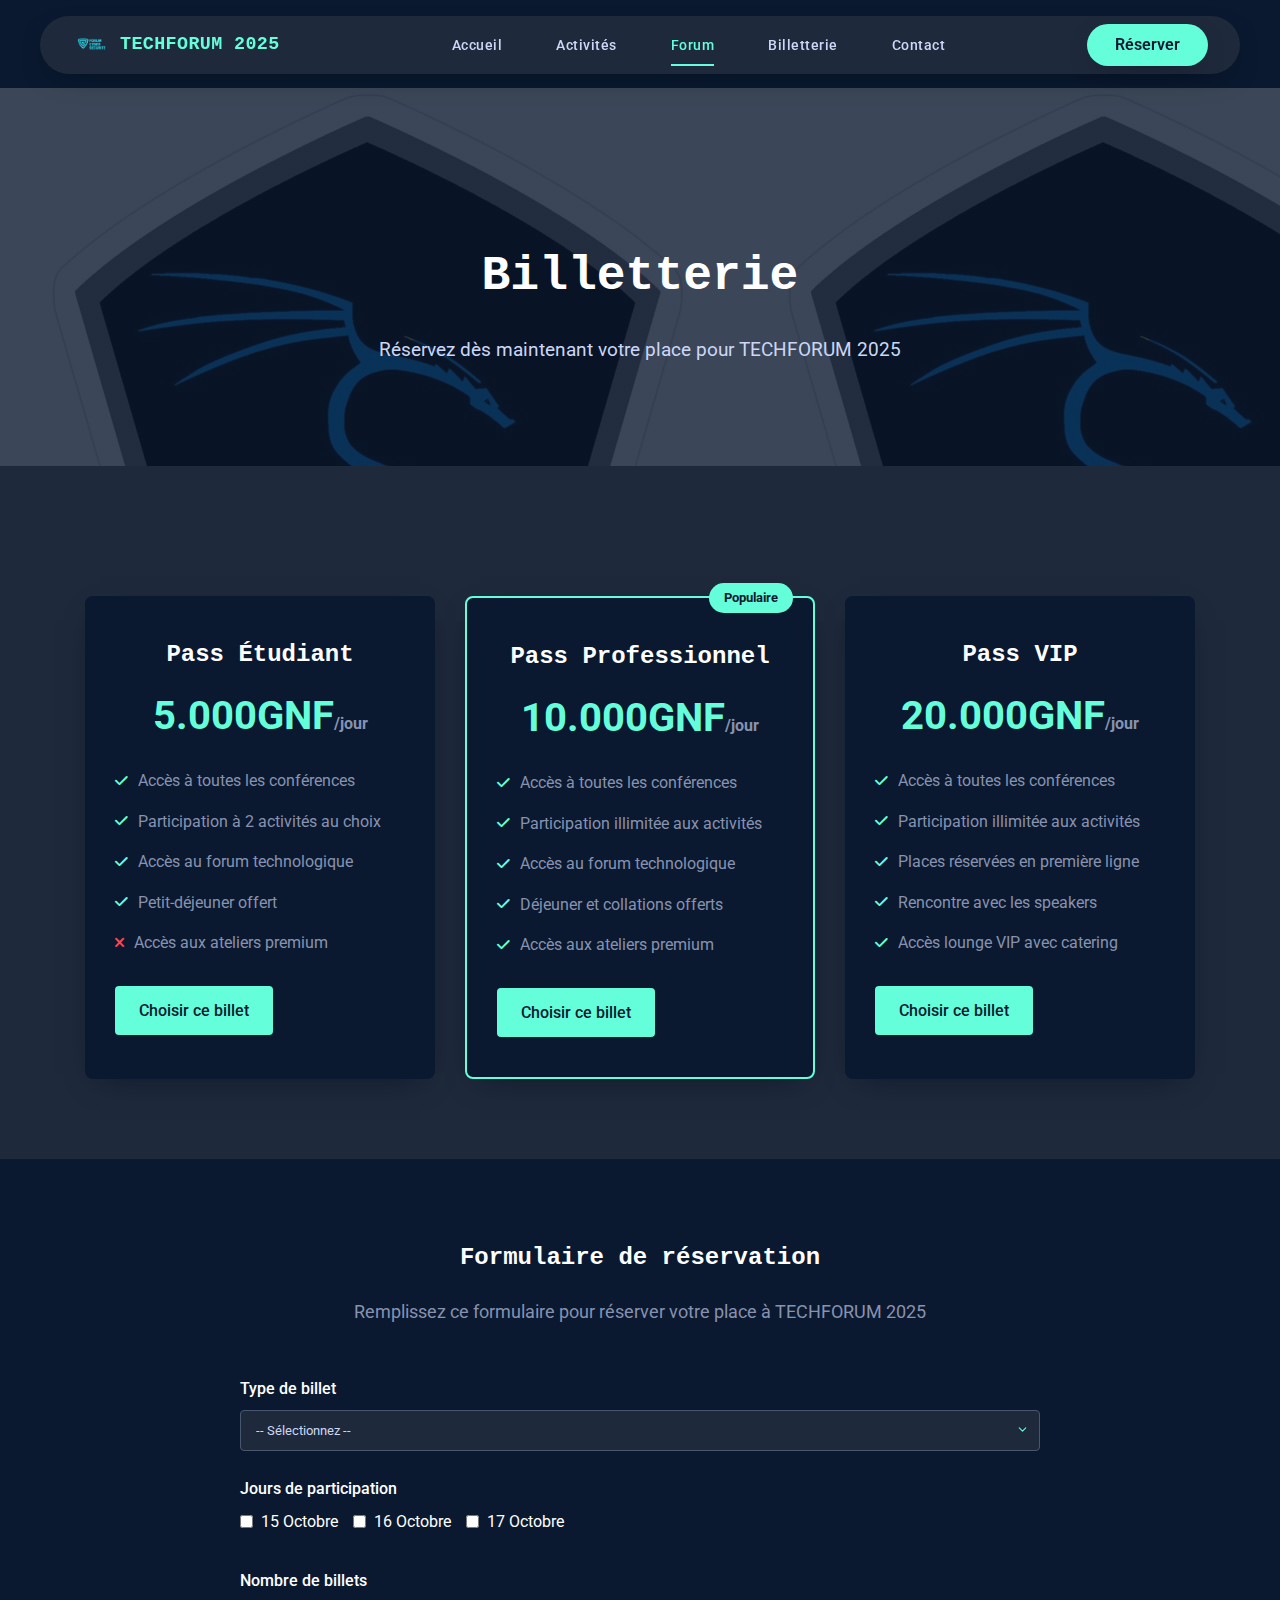
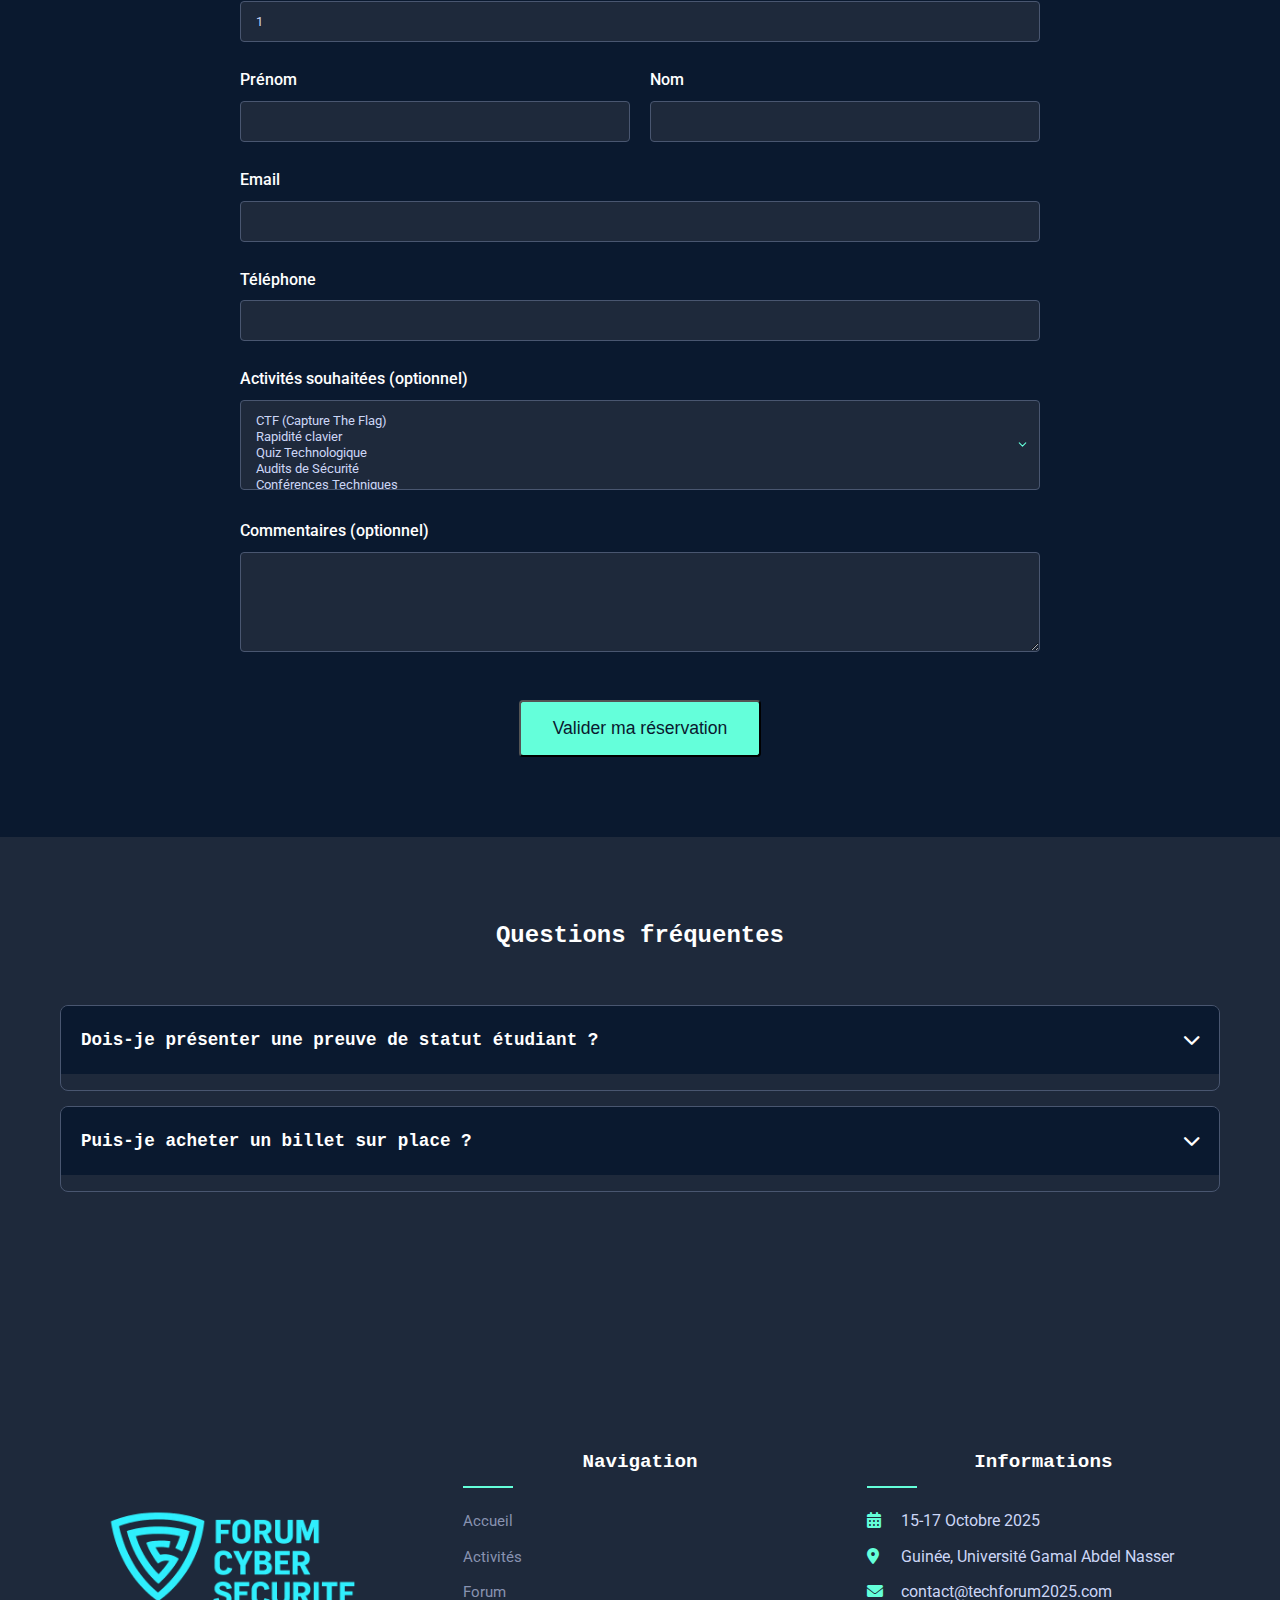
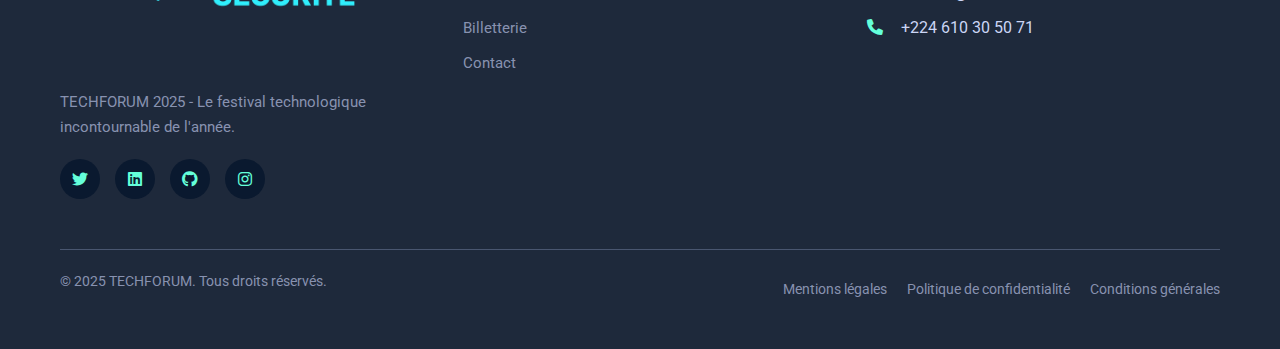
<file: billetterie.html>
<!DOCTYPE html>
<html lang="fr">
<head>
    <meta charset="UTF-8">
    <meta name="viewport" content="width=device-width, initial-scale=1.0">
    <title>Billetterie - TECHFORUM 2025</title>
    <link rel="stylesheet" href="style.css">
    <link href="https://fonts.googleapis.com/css2?family=Roboto:wght@400;500;700&family=Fira+Code:wght@400;700&family=Ubuntu+Mono:wght@400;700&display=swap" rel="stylesheet">
    <link rel="stylesheet" href="https://cdnjs.cloudflare.com/ajax/libs/font-awesome/6.0.0-beta3/css/all.min.css">
</head>
<body>

    <nav class="navbar-tech">
        <div class="navbar-content">
            <!-- LOGO -->
            <a href="index.html" class="logo-link">
                <img src="assets/logo.png" alt="" class="logo-img">
                <span class="logo-title">TECHFORUM <span class="logo-subtitle">2025</span></span>
            </a>
            
            <!-- MENU BURGER -->
            <button class="navbar-burger" id="mobileMenuBtn" aria-label="Menu">
                <svg class="burger-lines" viewBox="0 0 24 24" fill="none" stroke="currentColor" stroke-width="2">
                    <line x1="4" y1="7" x2="20" y2="7" stroke-linecap="round"/>
                    <line x1="4" y1="12" x2="20" y2="12" stroke-linecap="round"/>
                    <line x1="4" y1="17" x2="20" y2="17" stroke-linecap="round"/>
                </svg>
            </button>
            
            <!-- MENU PRINCIPAL -->
            <ul class="navbar-menu">
                <li><a href="index.html">Accueil</a></li>
                <li><a href="activites.html">Activités</a></li>
                <li><a href="forum.html" class="active">Forum</a></li>
                <li><a href="billetterie.html">Billetterie</a></li>
                <li><a href="contact.html">Contact</a></li>
            </ul>
            
            <!-- BOUTON RESERVATION -->
            <a href="billetterie.html" class="navbar-btn">
                Réserver
            </a>
        </div>
    </nav>

    <!-- MENU MOBILE -->
    <div class="mobile-drawer-backdrop" id="drawerBackdrop"></div>
    <aside class="mobile-drawer" id="mobileDrawer">
        <button class="drawer-close-btn" id="drawerCloseBtn">&times;</button>
        <div class="drawer-inner">
            <ul class="mobile-drawer-menu">
                <li><a href="index.html">Accueil</a></li>
                <li><a href="activites.html">Activités</a></li>
                <li><a href="forum.html" class="active">Forum</a></li>
                <li><a href="billetterie.html">Billetterie</a></li>
                <li><a href="contact.html">Contact</a></li>
            </ul>
            <a href="billetterie.html" class="mobile-drawer-btn">
                Réserver
            </a>
        </div>
    </aside>
    

    <main>
        <section class="page-header" style="background-image: linear-gradient(rgba(10, 25, 47, 0.8), rgba(10, 25, 47, 0.8)), url('assets/forum-bg.jpg');">
            <div class="container">
                <h1>Billetterie</h1>
                <p>Réservez dès maintenant votre place pour TECHFORUM 2025</p>
            </div>
        </section>

        <section class="tickets">
            <div class="container">
                <div class="ticket-cards">
                    <div class="ticket-card">
                        <h3>Pass Étudiant</h3>
                        <div class="price">5.000GNF<span>/jour</span></div>
                        <ul class="features">
                            <li><i class="fas fa-check"></i> Accès à toutes les conférences</li>
                            <li><i class="fas fa-check"></i> Participation à 2 activités au choix</li>
                            <li><i class="fas fa-check"></i> Accès au forum technologique</li>
                            <li><i class="fas fa-check"></i> Petit-déjeuner offert</li>
                            <li><i class="fas fa-times"></i> Accès aux ateliers premium</li>
                        </ul>
                        <a href="#reservation" class="btn primary">Choisir ce billet</a>
                    </div>
                    
                    <div class="ticket-card recommended">
                        <div class="recommended-badge">Populaire</div>
                        <h3>Pass Professionnel</h3>
                        <div class="price">10.000GNF<span>/jour</span></div>
                        <ul class="features">
                            <li><i class="fas fa-check"></i> Accès à toutes les conférences</li>
                            <li><i class="fas fa-check"></i> Participation illimitée aux activités</li>
                            <li><i class="fas fa-check"></i> Accès au forum technologique</li>
                            <li><i class="fas fa-check"></i> Déjeuner et collations offerts</li>
                            <li><i class="fas fa-check"></i> Accès aux ateliers premium</li>
                        </ul>
                        <a href="#reservation" class="btn primary">Choisir ce billet</a>
                    </div>
                    
                    <div class="ticket-card">
                        <h3>Pass VIP</h3>
                        <div class="price">20.000GNF<span>/jour</span></div>
                        <ul class="features">
                            <li><i class="fas fa-check"></i> Accès à toutes les conférences</li>
                            <li><i class="fas fa-check"></i> Participation illimitée aux activités</li>
                            <li><i class="fas fa-check"></i> Places réservées en première ligne</li>
                            <li><i class="fas fa-check"></i> Rencontre avec les speakers</li>
                            <li><i class="fas fa-check"></i> Accès lounge VIP avec catering</li>
                        </ul>
                        <a href="#reservation" class="btn primary">Choisir ce billet</a>
                    </div>
                </div>
            </div>
        </section>

        <section class="reservation" id="reservation">
            <div class="container">
                <h2>Formulaire de réservation</h2>
                <p>Remplissez ce formulaire pour réserver votre place à TECHFORUM 2025</p>
                
                <form class="reservation-form">
                    <div class="form-group">
                        <label for="ticket-type">Type de billet</label>
                        <select id="ticket-type" required>
                            <option value="">-- Sélectionnez --</option>
                            <option value="student">Pass Étudiant (5.000GNF/jour)</option>
                            <option value="pro">Pass Professionnel (10.000GNF/jour)</option>
                            <option value="vip">Pass VIP (20.000GNF/jour)</option>
                        </select>
                    </div>
                    
                    <div class="form-group">
                        <label for="days">Jours de participation</label>
                        <div class="days-checkboxes">
                            <label><input type="checkbox" name="day" value="15"> 15 Octobre</label>
                            <label><input type="checkbox" name="day" value="16"> 16 Octobre</label>
                            <label><input type="checkbox" name="day" value="17"> 17 Octobre</label>
                        </div>
                    </div>
                    
                    <div class="form-group">
                        <label for="quantity">Nombre de billets</label>
                        <input type="number" id="quantity" min="1" max="10" value="1" required>
                    </div>
                    
                    <div class="form-row">
                        <div class="form-group">
                            <label for="first-name">Prénom</label>
                            <input type="text" id="first-name" required>
                        </div>
                        <div class="form-group">
                            <label for="last-name">Nom</label>
                            <input type="text" id="last-name" required>
                        </div>
                    </div>
                    
                    <div class="form-group">
                        <label for="email">Email</label>
                        <input type="email" id="email" required>
                    </div>
                    
                    <div class="form-group">
                        <label for="phone">Téléphone</label>
                        <input type="tel" id="phone">
                    </div>
                    
                    <div class="form-group">
                        <label for="activities">Activités souhaitées (optionnel)</label>
                        <select id="activities" multiple>
                            <option value="ctf">CTF (Capture The Flag)</option>
                            <option value="keyboard">Rapidité clavier</option>
                            <option value="quiz">Quiz Technologique</option>
                            <option value="audit">Audits de Sécurité</option>
                            <option value="conference">Conférences Techniques</option>
                        </select>
                    </div>
                    
                    <div class="form-group">
                        <label for="comments">Commentaires (optionnel)</label>
                        <textarea id="comments" rows="4"></textarea>
                    </div>
                    
                    <div class="form-submit">
                        <button type="submit" class="btn primary large">Valider ma réservation</button>
                    </div>
                </form>
            </div>
        </section>

        <section class="faq">
            <div class="container">
                <h2>Questions fréquentes</h2>
                
                <div class="faq-item">
                    <h3 class="faq-question">Dois-je présenter une preuve de statut étudiant ?<i class="fas fa-chevron-down"></i></h3>
                    <div class="faq-answer">
                        <p>Oui, pour bénéficier du tarif étudiant, vous devrez présenter une carte d'étudiant valide ou un certificat de scolarité datant de l'année en cours lors de votre enregistrement sur place.</p>
                    </div>
                </div>
                               
                <div class="faq-item">
                    <h3 class="faq-question">Puis-je acheter un billet sur place ?<i class="fas fa-chevron-down"></i></h3>
                    <div class="faq-answer">
                        <p>Des billets pourront être achetés sur place sous réserve de disponibilité, mais nous recommandons fortement de réserver à l'avance car l'événement risque d'être complet. Les billets achetés sur place seront majorés de 20%.</p>
                    </div>
                </div>
            </div>
        </section>
    </main>

    <footer>
        <footer>
            <div class="container">
                <div class="footer-grid">
                    <div class="footer-col">
                        <img src="assets/logo.png" alt="TECHFORUM 2025" class="footer-logo">
                        <p>TECHFORUM 2025 - Le festival technologique incontournable de l'année.</p>
                        <div class="social-links">
                            <a href="#"><i class="fab fa-twitter"></i></a>
                            <a href="#"><i class="fab fa-linkedin"></i></a>
                            <a href="#"><i class="fab fa-github"></i></a>
                            <a href="#"><i class="fab fa-instagram"></i></a>
                        </div>
                    </div>
                    
                    <div class="footer-col">
                        <h4>Navigation</h4>
                        <ul>
                            <li><a href="index.html">Accueil</a></li>
                            <li><a href="activites.html">Activités</a></li>
                            <li><a href="forum.html">Forum</a></li>
                            <li><a href="billetterie.html">Billetterie</a></li>
                            <li><a href="contact.html">Contact</a></li>
                        </ul>
                    </div>
                    
                    <div class="footer-col">
                        <h4>Informations</h4>
                        <ul>
                            <li><i class="fas fa-calendar-alt"></i> 15-17 Octobre 2025</li>
                            <li><i class="fas fa-map-marker-alt"></i> Guinée, Université Gamal Abdel Nasser</li>
                            <li><i class="fas fa-envelope"></i> contact@techforum2025.com</li>
                            <li><i class="fas fa-phone"></i> +224 610 30 50 71</li>
                        </ul>
                    </div>
                </div>
                
                <div class="footer-bottom">
                    <p>&copy; 2025 TECHFORUM. Tous droits réservés.</p>
                    <div class="legal-links">
                        <a href="#">Mentions légales</a>
                        <a href="#">Politique de confidentialité</a>
                        <a href="#">Conditions générales</a>
                    </div>
                </div>
            </div>
        </footer>        
    </footer>

    <script>
        // Gestion du menu mobile de la nouvelle navbar
        const mobileMenuBtn = document.getElementById('mobileMenuBtn');
        const drawerBackdrop = document.getElementById('drawerBackdrop');
        const mobileDrawer = document.getElementById('mobileDrawer');
        const drawerCloseBtn = document.getElementById('drawerCloseBtn');

        mobileMenuBtn.addEventListener('click', () => {
            drawerBackdrop.classList.add('open');
            mobileDrawer.classList.add('open');
        });

        drawerCloseBtn.addEventListener('click', () => {
            drawerBackdrop.classList.remove('open');
            mobileDrawer.classList.remove('open');
        });

        drawerBackdrop.addEventListener('click', () => {
            drawerBackdrop.classList.remove('open');
            mobileDrawer.classList.remove('open');
        });
    </script>
</body>
</html>
</file>
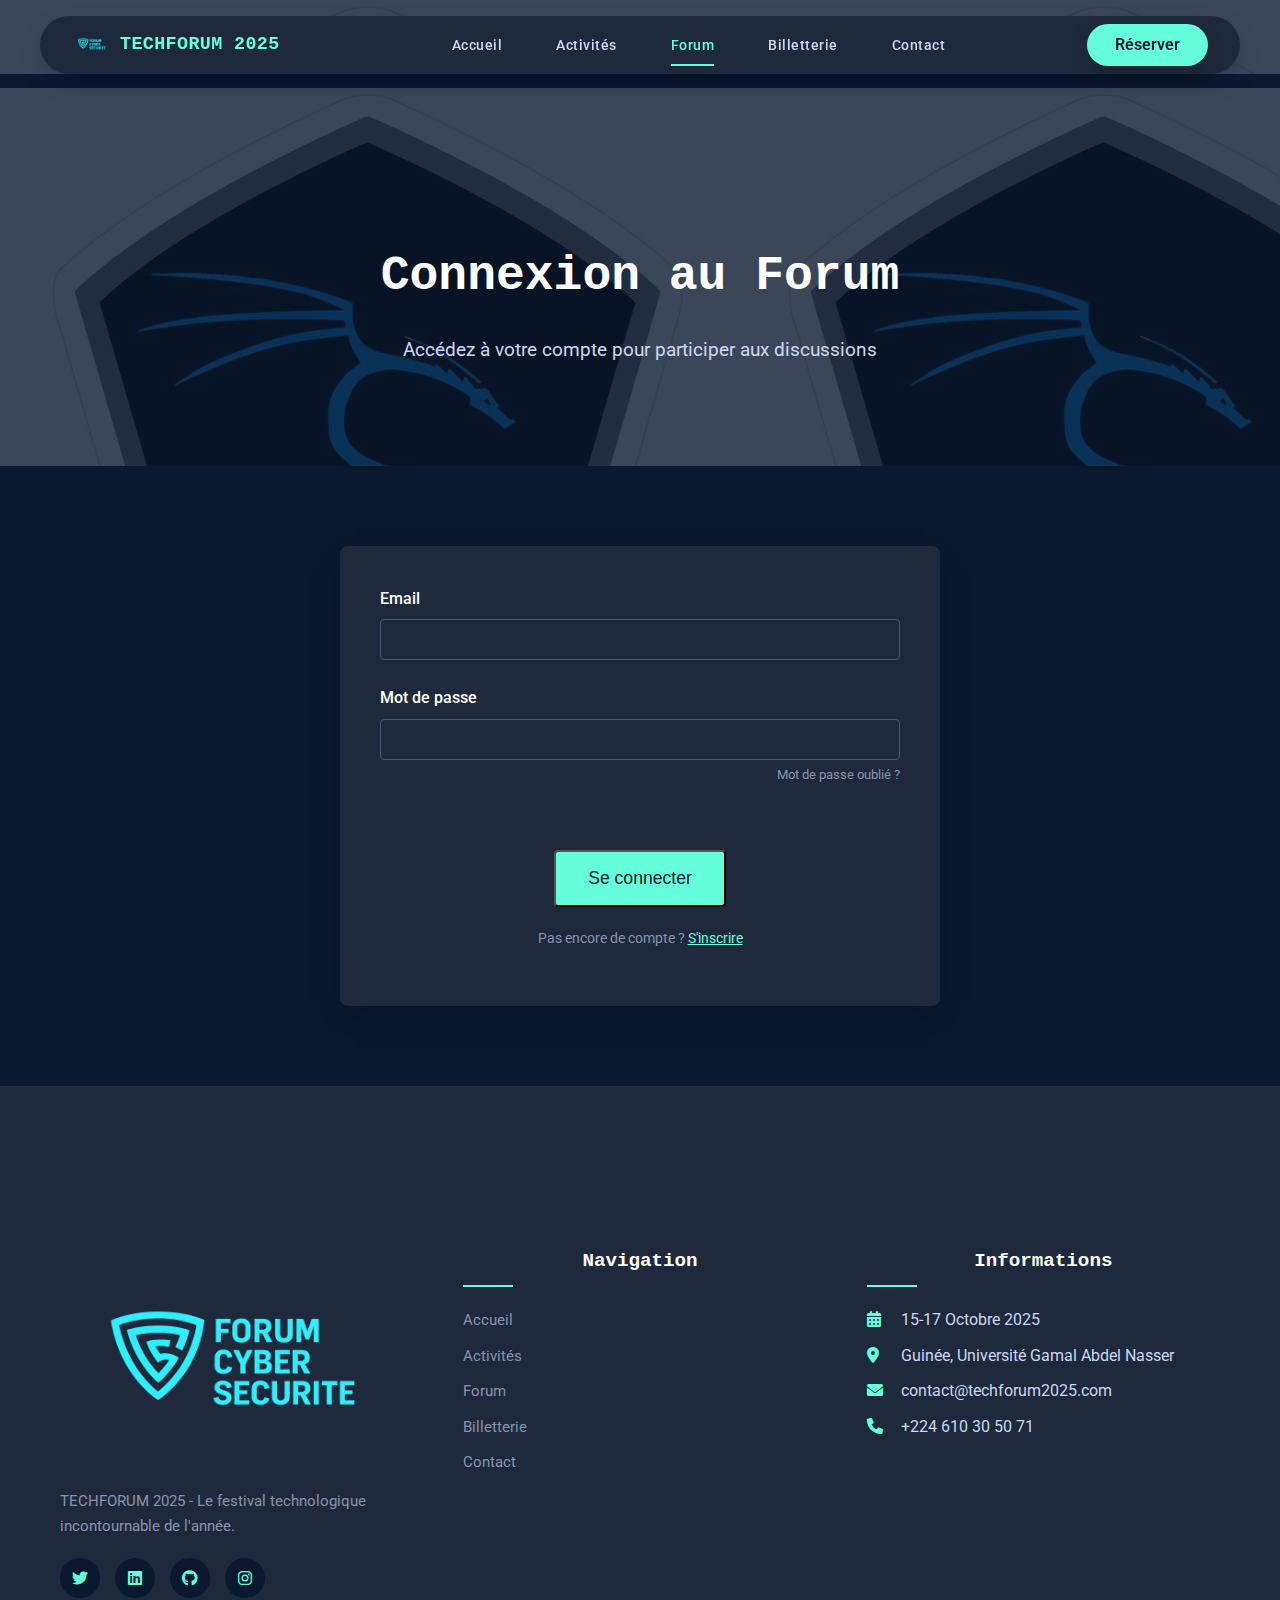
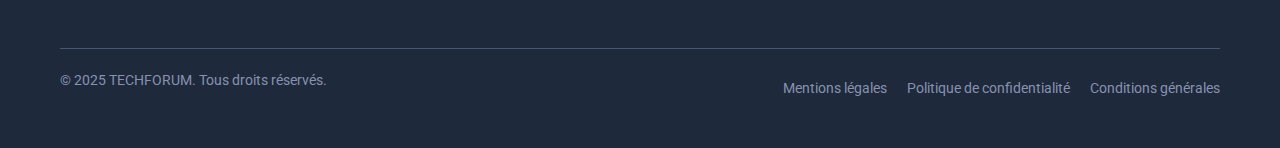
<file: connexion.html>
<!DOCTYPE html>
<html lang="fr">
<head>
    <meta charset="UTF-8">
    <meta name="viewport" content="width=device-width, initial-scale=1.0">
    <title>Connexion - TECHFORUM 2025</title>
    <link rel="stylesheet" href="style.css">
    <link href="https://fonts.googleapis.com/css2?family=Roboto:wght@400;500;700&family=Fira+Code:wght@400;700&family=Ubuntu+Mono:wght@400;700&display=swap" rel="stylesheet">
    <link rel="stylesheet" href="https://cdnjs.cloudflare.com/ajax/libs/font-awesome/6.0.0-beta3/css/all.min.css">
    <style>
        /* Styles spécifiques pour la navbar intégrée */
        body {
            padding-top: 5.5rem;
            background: var(--dark-blue);
            font-family: 'Roboto', sans-serif;
        }
        
        .navbar-tech {
            position: fixed;
            top: 0;
            left: 0;
            width: 100vw;
            display: flex;
            justify-content: center;
            z-index: 1000;
        }
        
        .navbar-content {
            margin-top: 1rem;
            margin-left: 1rem;
            margin-right: 1rem;
            width: 100%;
            max-width: 1200px;
            background: var(--anthracite);
            border-radius: 9999px;
            box-shadow: var(--shadow);
            display: flex;
            align-items: center;
            justify-content: space-between;
            padding: 0.5rem 1rem;
            transition: var(--transition);
        }
        
        .logo-link {
            display: flex;
            align-items: center;
            gap: 0.5rem;
            text-decoration: none;
        }
        
        .logo-img {
            height: 2.5rem;
            width: 2.5rem;
            border-radius: 50%;
            object-fit: contain;
        }
        
        .logo-title {
            font-family: 'Ubuntu Mono', monospace;
            font-weight: bold;
            font-size: 1.15rem;
            letter-spacing: 0.02em;
            color: var(--cyan);
        }
        
        .navbar-menu {
            display: none;
            gap: 1.5rem;
            align-items: center;
            font-weight: 500;
            font-size: 1rem;
            color: var(--light-gray);
            list-style: none;
            margin: 0;
            padding: 0;
        }
        
        .navbar-menu li a {
            color: inherit;
            transition: var(--transition);
        }
        
        .navbar-menu li a:hover,
        .navbar-menu li a.active {
            color: var(--cyan);
        }
        
        .navbar-burger {
            display: inline-flex;
            align-items: center;
            justify-content: center;
            padding: 0.5rem;
            border: none;
            background: none;
            color: var(--light-gray);
            border-radius: 0.5rem;
            transition: var(--transition);
            cursor: pointer;
        }
        
        .navbar-burger:hover {
            background: rgba(100, 255, 218, 0.1);
        }
        
        .burger-lines {
            display: block;
            width: 1.75rem;
            height: 1.75rem;
        }
        
        .navbar-btn {
            display: none;
            background: var(--cyan);
            color: var(--dark-blue);
            border-radius: 9999px;
            padding: 0.5rem 1.75rem;
            font-weight: 600;
            font-size: 1rem;
            box-shadow: var(--shadow);
            transition: var(--transition);
            text-decoration: none;
        }
        
        .navbar-btn:hover {
            background: var(--white);
            transform: translateY(-2px);
        }
        
        /* Mobile Drawer */
        .mobile-drawer-backdrop {
            position: fixed;
            top: 0;
            left: 0;
            z-index: 100;
            width: 100vw;
            height: 100vh;
            background: rgba(0,0,0,0.5);
            opacity: 0;
            pointer-events: none;
            transition: opacity 0.2s;
        }
        
        .mobile-drawer-backdrop.open {
            opacity: 1;
            pointer-events: auto;
        }
        
        .mobile-drawer {
            position: fixed;
            top: 0;
            left: 0;
            z-index: 101;
            height: 100vh;
            width: 80vw;
            max-width: 400px;
            background: var(--anthracite);
            transform: translateX(-100%);
            transition: transform 0.45s cubic-bezier(.4,1.4,.4,1);
            display: flex;
            flex-direction: column;
            overflow-y: auto;
        }
        
        .mobile-drawer.open {
            transform: translateX(0);
        }
        
        .drawer-close-btn {
            position: absolute;
            top: 1.2rem;
            right: 1.3rem;
            background: none;
            border: none;
            font-size: 2rem;
            color: var(--light-gray);
            cursor: pointer;
            padding: 0.2rem 0.5rem;
            border-radius: 0.6rem;
            transition: var(--transition);
            z-index: 10;
        }
        
        .drawer-close-btn:hover {
            background: rgba(100, 255, 218, 0.1);
        }
        
        .drawer-inner {
            padding: 2rem 1.2rem 1.5rem;
            display: flex;
            flex-direction: column;
            height: 100%;
        }
        
        .mobile-drawer-menu {
            list-style: none;
            padding: 0;
            margin: 3.5rem 0 0;
            display: flex;
            flex-direction: column;
            gap: 1.5rem;
            font-size: 1.18rem;
            font-weight: 500;
            color: var(--light-gray);
        }
        
        .mobile-drawer-menu li a {
            color: inherit;
            transition: var(--transition);
            padding: 0.5rem 0;
            display: block;
        }
        
        .mobile-drawer-menu li a:hover {
            color: var(--cyan);
        }
        
        .mobile-drawer-btn {
            margin-top: 2.5rem;
            background: var(--cyan);
            color: var(--dark-blue);
            border-radius: 2rem;
            padding: 0.7rem 2rem;
            font-weight: 600;
            font-size: 1.1rem;
            box-shadow: var(--shadow);
            transition: var(--transition);
            text-decoration: none;
            text-align: center;
        }
        
        .mobile-drawer-btn:hover {
            background: var(--white);
            transform: translateY(-2px);
        }
        
        @media (min-width: 992px) {
            .navbar-content {
                padding: 0.5rem 2rem;
            }
            
            .navbar-menu {
                display: flex;
            }
            
            .navbar-burger {
                display: none;
            }
            
            .navbar-btn {
                display: inline-block;
            }
            
            .mobile-drawer, .mobile-drawer-backdrop {
                display: none !important;
            }
        }
    </style>
</head>
<body>
    <header>
        <nav class="navbar-tech" style="background-image: linear-gradient(rgba(10, 25, 47, 0.8), rgba(10, 25, 47, 0.8)), url('assets/forum-bg.jpg');">
        <div class="navbar-content">
            <!-- LOGO -->
            <a href="index.html" class="logo-link">
                <img src="assets/logo.png" alt="" class="logo-img">
                <span class="logo-title">TECHFORUM <span class="logo-subtitle">2025</span></span>
            </a>
            
            <!-- MENU BURGER -->
            <button class="navbar-burger" id="mobileMenuBtn" aria-label="Menu">
                <svg class="burger-lines" viewBox="0 0 24 24" fill="none" stroke="currentColor" stroke-width="2">
                    <line x1="4" y1="7" x2="20" y2="7" stroke-linecap="round"/>
                    <line x1="4" y1="12" x2="20" y2="12" stroke-linecap="round"/>
                    <line x1="4" y1="17" x2="20" y2="17" stroke-linecap="round"/>
                </svg>
            </button>
            
            <!-- MENU PRINCIPAL -->
            <ul class="navbar-menu">
                <li><a href="index.html">Accueil</a></li>
                <li><a href="activites.html">Activités</a></li>
                <li><a href="forum.html" class="active">Forum</a></li>
                <li><a href="billetterie.html">Billetterie</a></li>
                <li><a href="contact.html">Contact</a></li>
            </ul>
            
            <!-- BOUTON RESERVATION -->
            <a href="billetterie.html" class="navbar-btn">
                Réserver
            </a>
        </div>
    </nav>

    <!-- MENU MOBILE -->
    <div class="mobile-drawer-backdrop" id="drawerBackdrop"></div>
    <aside class="mobile-drawer" id="mobileDrawer">
        <button class="drawer-close-btn" id="drawerCloseBtn">&times;</button>
        <div class="drawer-inner">
            <ul class="mobile-drawer-menu">
                <li><a href="index.html">Accueil</a></li>
                <li><a href="activites.html">Activités</a></li>
                <li><a href="forum.html" class="active">Forum</a></li>
                <li><a href="billetterie.html">Billetterie</a></li>
                <li><a href="contact.html">Contact</a></li>
            </ul>
            <a href="billetterie.html" class="mobile-drawer-btn">
                Réserver
            </a>
        </div>
    </aside>
    </header>

    <main>
        <section class="page-header with-bg" style="background-image: linear-gradient(rgba(10, 25, 47, 0.8), rgba(10, 25, 47, 0.8)), url('assets/forum-bg.jpg');">
            <div class="container">
                <h1>Connexion au Forum</h1>
                <p>Accédez à votre compte pour participer aux discussions</p>
            </div>
        </section>

        <section class="auth-form">
            <div class="container">
                <div class="form-container">
                    <form class="login-form">
                        <div class="form-group">
                            <label for="login-email">Email</label>
                            <input type="email" id="login-email" required>
                        </div>
                        
                        <div class="form-group">
                            <label for="login-password">Mot de passe</label>
                            <input type="password" id="login-password" required>
                            <a href="#" class="forgot-password">Mot de passe oublié ?</a>
                        </div>
                        
                        <div class="form-submit">
                            <button type="submit" class="btn primary large">Se connecter</button>
                        </div>
                        
                        <div class="form-footer">
                            <p>Pas encore de compte ? <a href="inscription.html">S'inscrire</a></p>
                        </div>
                    </form>
                </div>
            </div>
        </section>
    </main>

    <footer>
        <footer>
            <div class="container">
                <div class="footer-grid">
                    <div class="footer-col">
                        <img src="assets/logo.png" alt="TECHFORUM 2025" class="footer-logo">
                        <p>TECHFORUM 2025 - Le festival technologique incontournable de l'année.</p>
                        <div class="social-links">
                            <a href="#"><i class="fab fa-twitter"></i></a>
                            <a href="#"><i class="fab fa-linkedin"></i></a>
                            <a href="#"><i class="fab fa-github"></i></a>
                            <a href="#"><i class="fab fa-instagram"></i></a>
                        </div>
                    </div>
                    
                    <div class="footer-col">
                        <h4>Navigation</h4>
                        <ul>
                            <li><a href="index.html">Accueil</a></li>
                            <li><a href="activites.html">Activités</a></li>
                            <li><a href="forum.html">Forum</a></li>
                            <li><a href="billetterie.html">Billetterie</a></li>
                            <li><a href="contact.html">Contact</a></li>
                        </ul>
                    </div>
                    
                    <div class="footer-col">
                        <h4>Informations</h4>
                        <ul>
                            <li><i class="fas fa-calendar-alt"></i> 15-17 Octobre 2025</li>
                            <li><i class="fas fa-map-marker-alt"></i> Guinée, Université Gamal Abdel Nasser</li>
                            <li><i class="fas fa-envelope"></i> contact@techforum2025.com</li>
                            <li><i class="fas fa-phone"></i> +224 610 30 50 71</li>
                        </ul>
                    </div>
                </div>
                
                <div class="footer-bottom">
                    <p>&copy; 2025 TECHFORUM. Tous droits réservés.</p>
                    <div class="legal-links">
                        <a href="#">Mentions légales</a>
                        <a href="#">Politique de confidentialité</a>
                        <a href="#">Conditions générales</a>
                    </div>
                </div>
            </div>
        </footer>        
    </footer>

    <script>
        // Gestion du menu mobile de la nouvelle navbar
        const mobileMenuBtn = document.getElementById('mobileMenuBtn');
        const drawerBackdrop = document.getElementById('drawerBackdrop');
        const mobileDrawer = document.getElementById('mobileDrawer');
        const drawerCloseBtn = document.getElementById('drawerCloseBtn');

        mobileMenuBtn.addEventListener('click', () => {
            drawerBackdrop.classList.add('open');
            mobileDrawer.classList.add('open');
        });

        drawerCloseBtn.addEventListener('click', () => {
            drawerBackdrop.classList.remove('open');
            mobileDrawer.classList.remove('open');
        });

        drawerBackdrop.addEventListener('click', () => {
            drawerBackdrop.classList.remove('open');
            mobileDrawer.classList.remove('open');
        });
    </script>
</body>
</html>
</file>
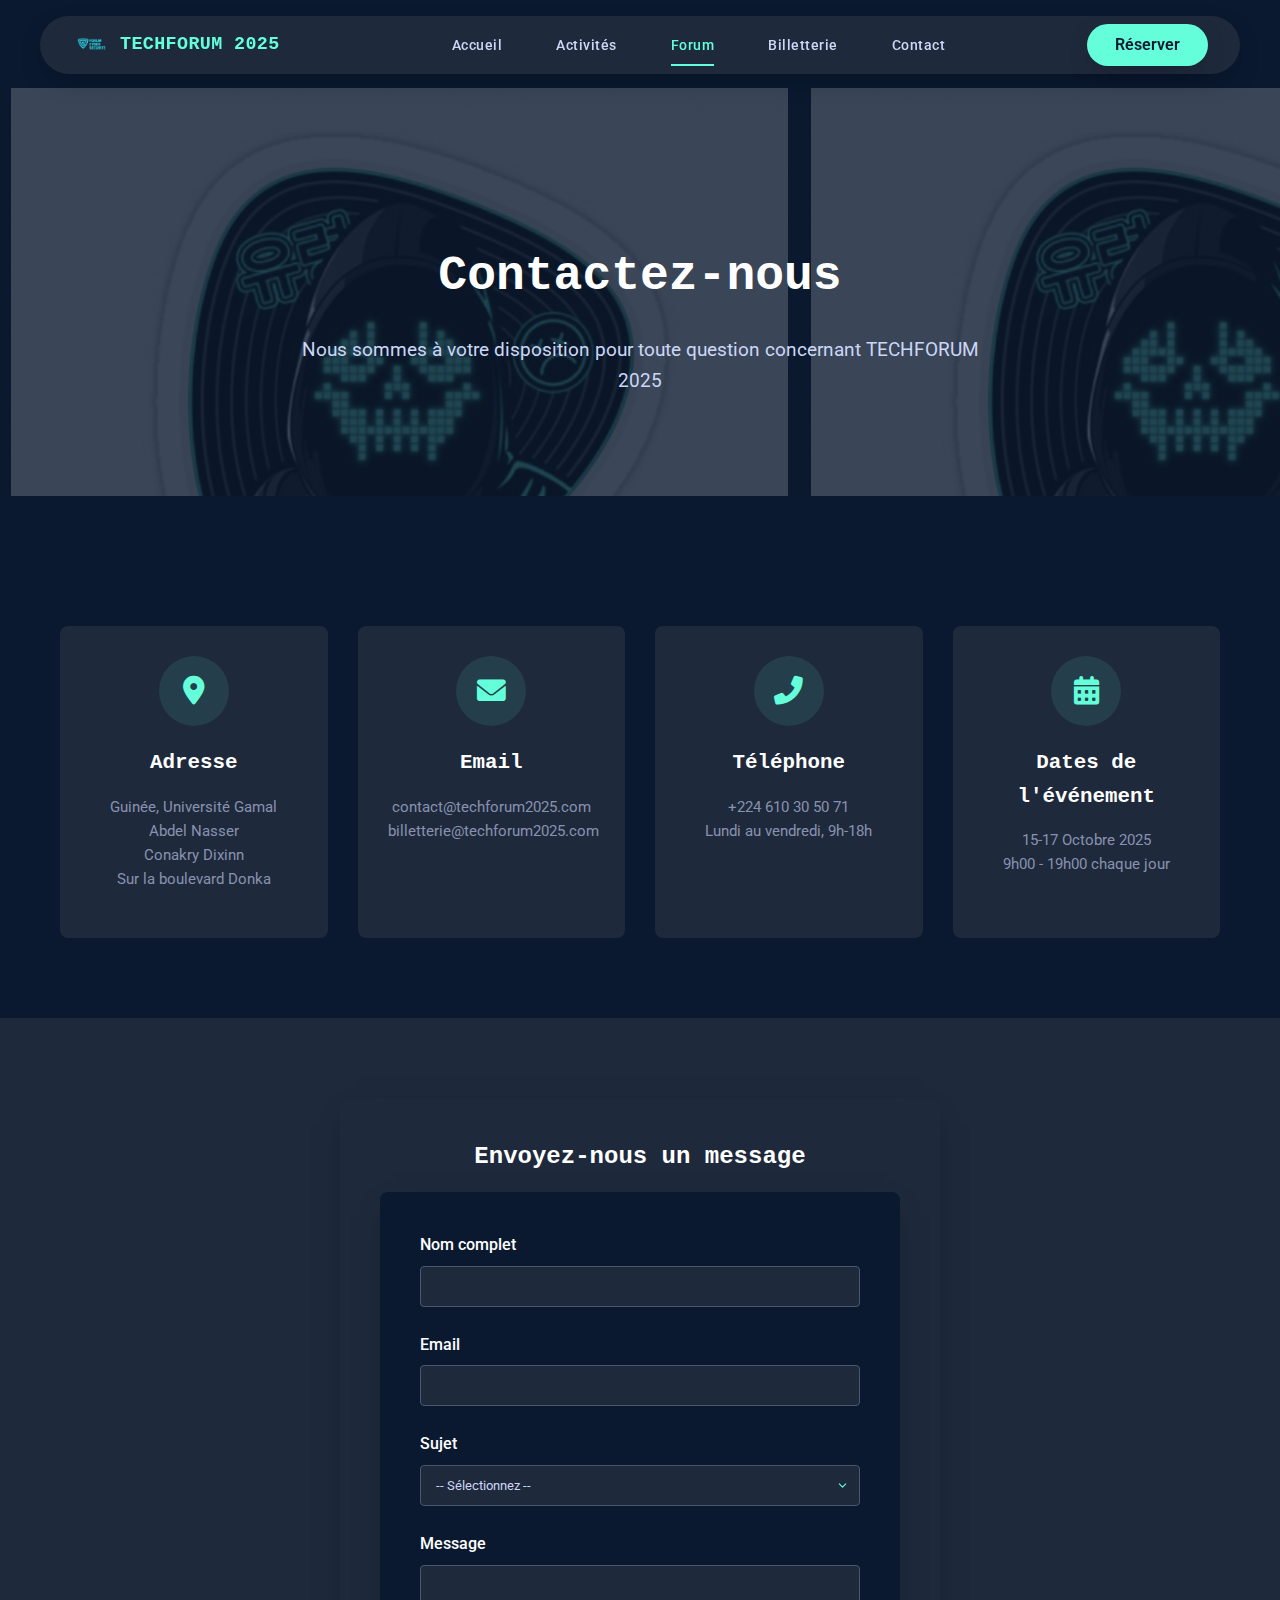
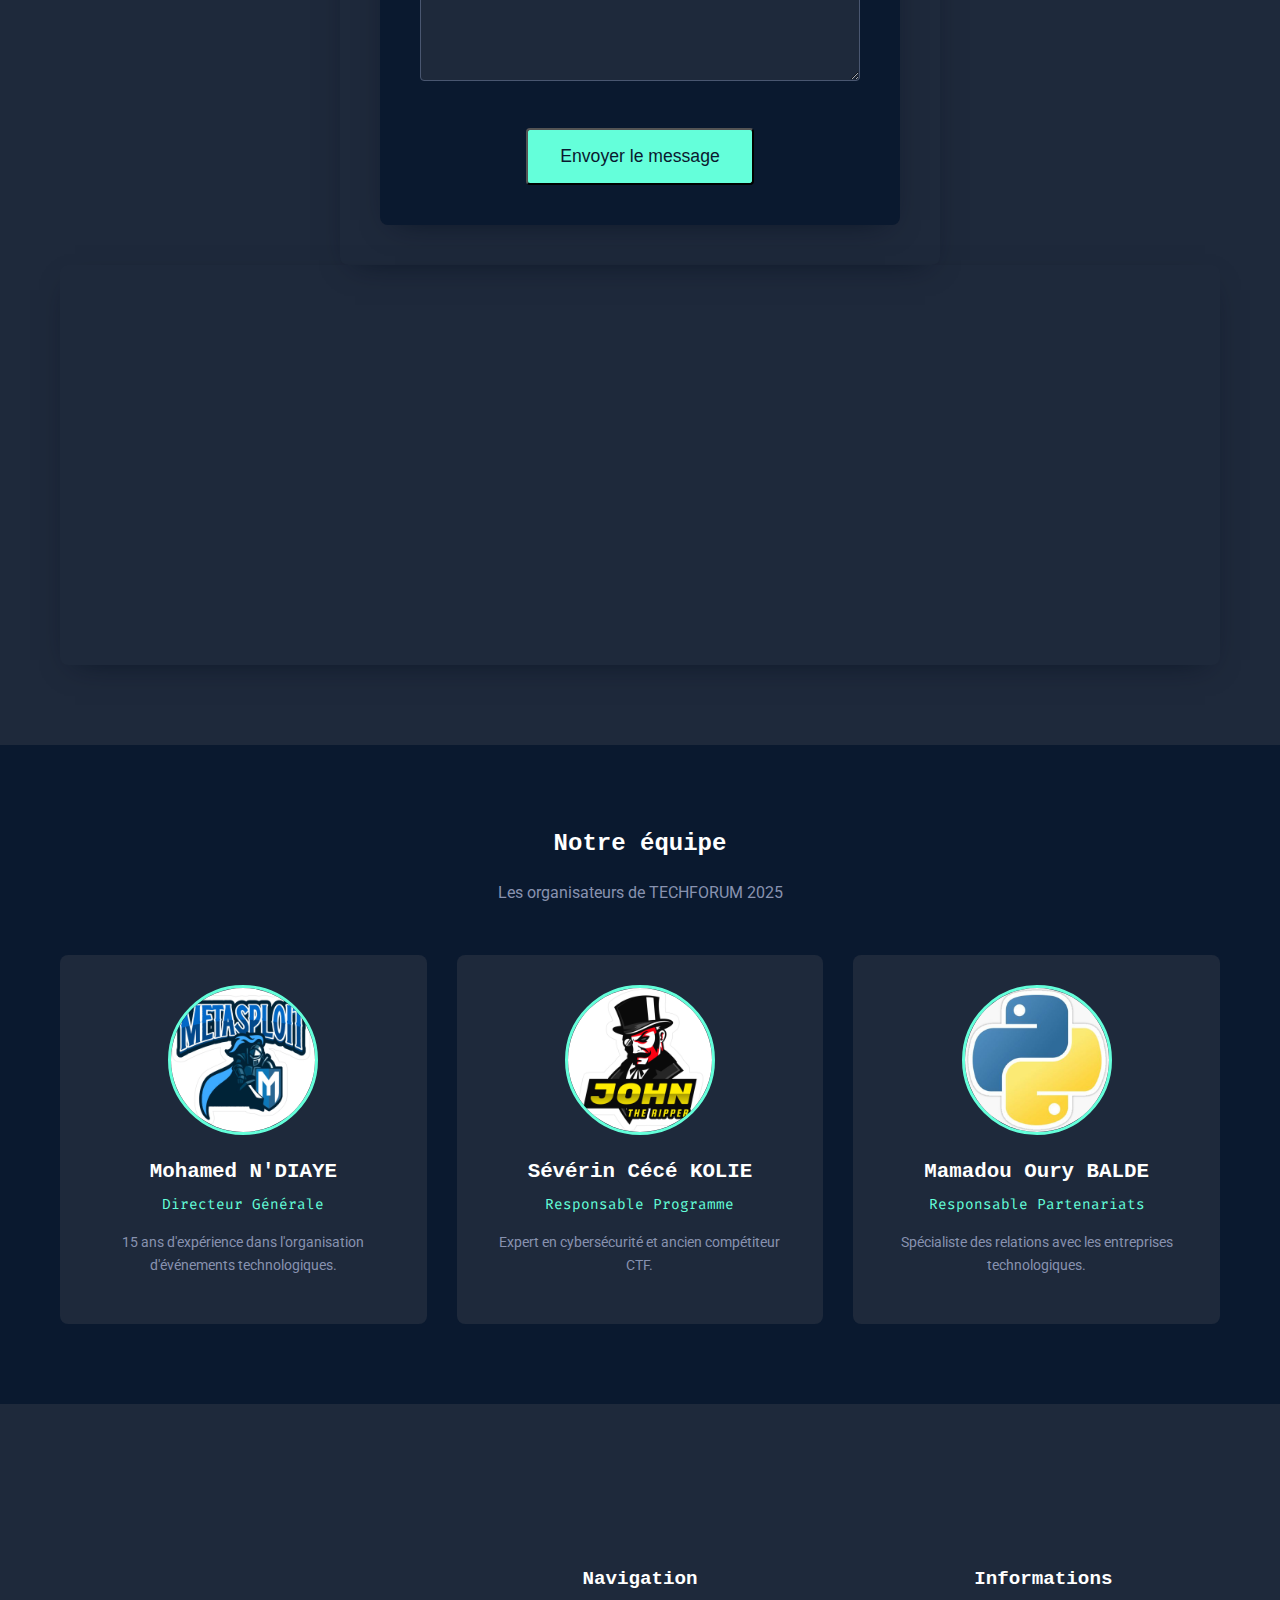
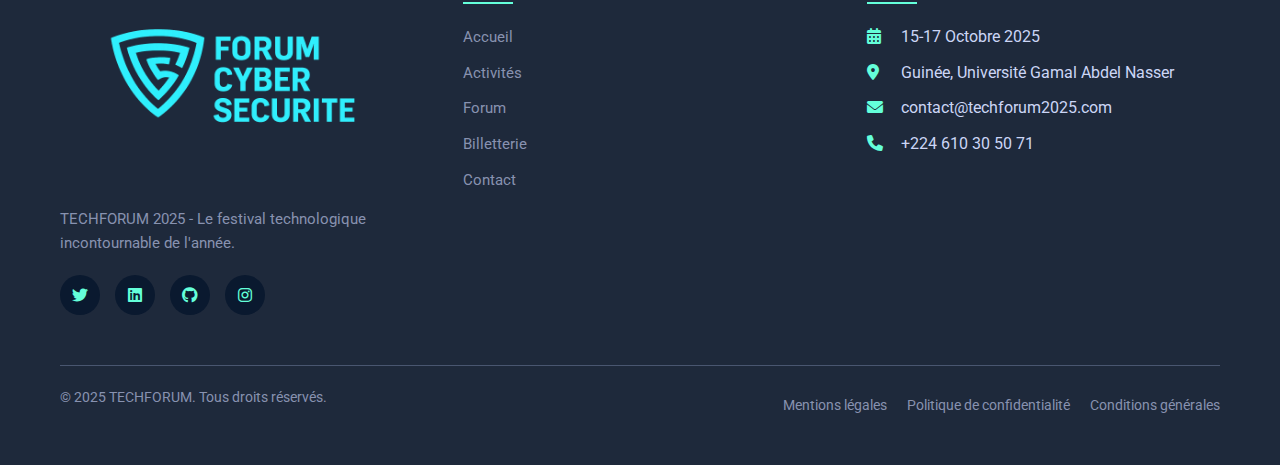
<file: contact.html>
<!DOCTYPE html>
<html lang="fr">
<head>
    <meta charset="UTF-8">
    <meta name="viewport" content="width=device-width, initial-scale=1.0">
    <title>Contact - TECHFORUM 2025</title>
    <link rel="stylesheet" href="style.css">
    <link href="https://fonts.googleapis.com/css2?family=Roboto:wght@400;500;700&family=Fira+Code:wght@400;700&family=Ubuntu+Mono:wght@400;700&display=swap" rel="stylesheet">
    <link rel="stylesheet" href="https://cdnjs.cloudflare.com/ajax/libs/font-awesome/6.0.0-beta3/css/all.min.css">

</head>
<body>

    <nav class="navbar-tech">
        <div class="navbar-content">
            <!-- LOGO -->
            <a href="index.html" class="logo-link">
                <img src="assets/logo.png" alt="" class="logo-img">
                <span class="logo-title">TECHFORUM <span class="logo-subtitle">2025</span></span>
            </a>
            
            <!-- MENU BURGER -->
            <button class="navbar-burger" id="mobileMenuBtn" aria-label="Menu">
                <svg class="burger-lines" viewBox="0 0 24 24" fill="none" stroke="currentColor" stroke-width="2">
                    <line x1="4" y1="7" x2="20" y2="7" stroke-linecap="round"/>
                    <line x1="4" y1="12" x2="20" y2="12" stroke-linecap="round"/>
                    <line x1="4" y1="17" x2="20" y2="17" stroke-linecap="round"/>
                </svg>
            </button>
            
            <!-- MENU PRINCIPAL -->
            <ul class="navbar-menu">
                <li><a href="index.html">Accueil</a></li>
                <li><a href="activites.html">Activités</a></li>
                <li><a href="forum.html" class="active">Forum</a></li>
                <li><a href="billetterie.html">Billetterie</a></li>
                <li><a href="contact.html">Contact</a></li>
            </ul>
            
            <!-- BOUTON RESERVATION -->
            <a href="billetterie.html" class="navbar-btn">
                Réserver
            </a>
        </div>
    </nav>

    <!-- MENU MOBILE -->
    <div class="mobile-drawer-backdrop" id="drawerBackdrop"></div>
    <aside class="mobile-drawer" id="mobileDrawer">
        <button class="drawer-close-btn" id="drawerCloseBtn">&times;</button>
        <div class="drawer-inner">
            <ul class="mobile-drawer-menu">
                <li><a href="index.html">Accueil</a></li>
                <li><a href="activites.html">Activités</a></li>
                <li><a href="forum.html" class="active">Forum</a></li>
                <li><a href="billetterie.html">Billetterie</a></li>
                <li><a href="contact.html">Contact</a></li>
            </ul>
            <a href="billetterie.html" class="mobile-drawer-btn">
                Réserver
            </a>
        </div>
    </aside>
    

    <main>
        <section class="page-header with-bg" style="background-image: linear-gradient(rgba(10, 25, 47, 0.8), rgba(10, 25, 47, 0.8)), url('assets/conference.jpg');">
            <div class="container">
                <h1>Contactez-nous</h1>
                <p>Nous sommes à votre disposition pour toute question concernant TECHFORUM 2025</p>
            </div>
        </section>

        <section class="contact-info">
            <div class="container">
                <div class="contact-grid">
                    <div class="contact-card">
                        <div class="contact-icon">
                            <i class="fas fa-map-marker-alt"></i>
                        </div>
                        <h3>Adresse</h3>
                        <p>Guinée, Université Gamal Abdel Nasser<br>Conakry Dixinn <br>Sur la boulevard Donka</p>
                    </div>
                    
                    <div class="contact-card">
                        <div class="contact-icon">
                            <i class="fas fa-envelope"></i>
                        </div>
                        <h3>Email</h3>
                        <p>contact@techforum2025.com<br>billetterie@techforum2025.com</p>
                    </div>
                    
                    <div class="contact-card">
                        <div class="contact-icon">
                            <i class="fas fa-phone-alt"></i>
                        </div>
                        <h3>Téléphone</h3>
                        <p>+224 610 30 50 71<br>Lundi au vendredi, 9h-18h</p>
                    </div>
                    
                    <div class="contact-card">
                        <div class="contact-icon">
                            <i class="fas fa-calendar-alt"></i>
                        </div>
                        <h3>Dates de l'événement</h3>
                        <p>15-17 Octobre 2025<br>9h00 - 19h00 chaque jour</p>
                    </div>
                </div>
            </div>
        </section>

        <section class="contact-form-section">
            <div class="container">
                <div class="form-container">
                    <h2>Envoyez-nous un message</h2>
                    <form class="contact-form">
                        <div class="form-group">
                            <label for="name">Nom complet</label>
                            <input type="text" id="name" required>
                        </div>
                        
                        <div class="form-group">
                            <label for="email">Email</label>
                            <input type="email" id="email" required>
                        </div>
                        
                        <div class="form-group">
                            <label for="subject">Sujet</label>
                            <select id="subject" required>
                                <option value="">-- Sélectionnez --</option>
                                <option value="billetterie">Billetterie</option>
                                <option value="activites">Activités</option>
                                <option value="partenariat">Partenariat</option>
                                <option value="presse">Presse</option>
                                <option value="autre">Autre</option>
                            </select>
                        </div>
                        
                        <div class="form-group">
                            <label for="message">Message</label>
                            <textarea id="message" rows="6" required></textarea>
                        </div>
                        
                        <div class="form-submit">
                            <button type="submit" class="btn primary large">Envoyer le message</button>
                        </div>
                    </form>
                </div>
                
                <div class="map-container">
                    <iframe src="https://www.google.com/maps/embed?pb=!1m18!1m12!1m3!1d3934.574744667376!2d-13.678979625160379!3d9.545624490537804!2m3!1f0!2f0!3f0!3m2!1i1024!2i768!4f13.1!3m3!1m2!1s0xf1cd6d3f93e0449%3A0x9e9b96b41bdb1ebc!2sGamal%20Abdel%20Nasser%20University%20Of%20Conakry!5e0!3m2!1sfr!2s!4v1748633636005!5m2!1sfr!2s" width="600" height="450" style="border:0;" allowfullscreen="" loading="lazy" referrerpolicy="no-referrer-when-downgrade"></iframe>
                </div>
            </div>
        </section>

        <section class="team-section">
            <div class="container">
                <h2>Notre équipe</h2>
                <p class="section-description">Les organisateurs de TECHFORUM 2025</p>
                
                <div class="team-grid">
                    <div class="team-member">
                        <div class="member-photo">
                            <img src="assets/ndiaye.jpg" alt="Sophie Martin">
                        </div>
                        <h3>Mohamed N'DIAYE</h3>
                        <p class="position">Directeur Générale</p>
                        <p class="bio">15 ans d'expérience dans l'organisation d'événements technologiques.</p>
                    </div>
                    
                    <div class="team-member">
                        <div class="member-photo">
                            <img src="assets/cece.jpg" alt="Thomas Leroy">
                        </div>
                        <h3>Sévérin Cécé KOLIE</h3>
                        <p class="position">Responsable Programme</p>
                        <p class="bio">Expert en cybersécurité et ancien compétiteur CTF.</p>
                    </div>
                    
                    <div class="team-member">
                        <div class="member-photo">
                            <img src="assets/oury.jpg" alt="Amina Kone">
                        </div>
                        <h3>Mamadou Oury BALDE</h3>
                        <p class="position">Responsable Partenariats</p>
                        <p class="bio">Spécialiste des relations avec les entreprises technologiques.</p>
                    </div>
                    
            </div>
        </section>
    </main>

    <footer>
        <footer>
            <div class="container">
                <div class="footer-grid">
                    <div class="footer-col">
                        <img src="assets/logo.png" alt="TECHFORUM 2025" class="footer-logo">
                        <p>TECHFORUM 2025 - Le festival technologique incontournable de l'année.</p>
                        <div class="social-links">
                            <a href="#"><i class="fab fa-twitter"></i></a>
                            <a href="#"><i class="fab fa-linkedin"></i></a>
                            <a href="#"><i class="fab fa-github"></i></a>
                            <a href="#"><i class="fab fa-instagram"></i></a>
                        </div>
                    </div>
                    
                    <div class="footer-col">
                        <h4>Navigation</h4>
                        <ul>
                            <li><a href="index.html">Accueil</a></li>
                            <li><a href="activites.html">Activités</a></li>
                            <li><a href="forum.html">Forum</a></li>
                            <li><a href="billetterie.html">Billetterie</a></li>
                            <li><a href="contact.html">Contact</a></li>
                        </ul>
                    </div>
                    
                    <div class="footer-col">
                        <h4>Informations</h4>
                        <ul>
                            <li><i class="fas fa-calendar-alt"></i> 15-17 Octobre 2025</li>
                            <li><i class="fas fa-map-marker-alt"></i> Guinée, Université Gamal Abdel Nasser</li>
                            <li><i class="fas fa-envelope"></i> contact@techforum2025.com</li>
                            <li><i class="fas fa-phone"></i> +224 610 30 50 71</li>
                        </ul>
                    </div>
                </div>
                
                <div class="footer-bottom">
                    <p>&copy; 2025 TECHFORUM. Tous droits réservés.</p>
                    <div class="legal-links">
                        <a href="#">Mentions légales</a>
                        <a href="#">Politique de confidentialité</a>
                        <a href="#">Conditions générales</a>
                    </div>
                </div>
            </div>
        </footer>        
    </footer>

    <script>
        // Gestion du menu mobile de la nouvelle navbar
        const mobileMenuBtn = document.getElementById('mobileMenuBtn');
        const drawerBackdrop = document.getElementById('drawerBackdrop');
        const mobileDrawer = document.getElementById('mobileDrawer');
        const drawerCloseBtn = document.getElementById('drawerCloseBtn');

        mobileMenuBtn.addEventListener('click', () => {
            drawerBackdrop.classList.add('open');
            mobileDrawer.classList.add('open');
        });

        drawerCloseBtn.addEventListener('click', () => {
            drawerBackdrop.classList.remove('open');
            mobileDrawer.classList.remove('open');
        });

        drawerBackdrop.addEventListener('click', () => {
            drawerBackdrop.classList.remove('open');
            mobileDrawer.classList.remove('open');
        });
    </script>
</body>
</html>
</file>
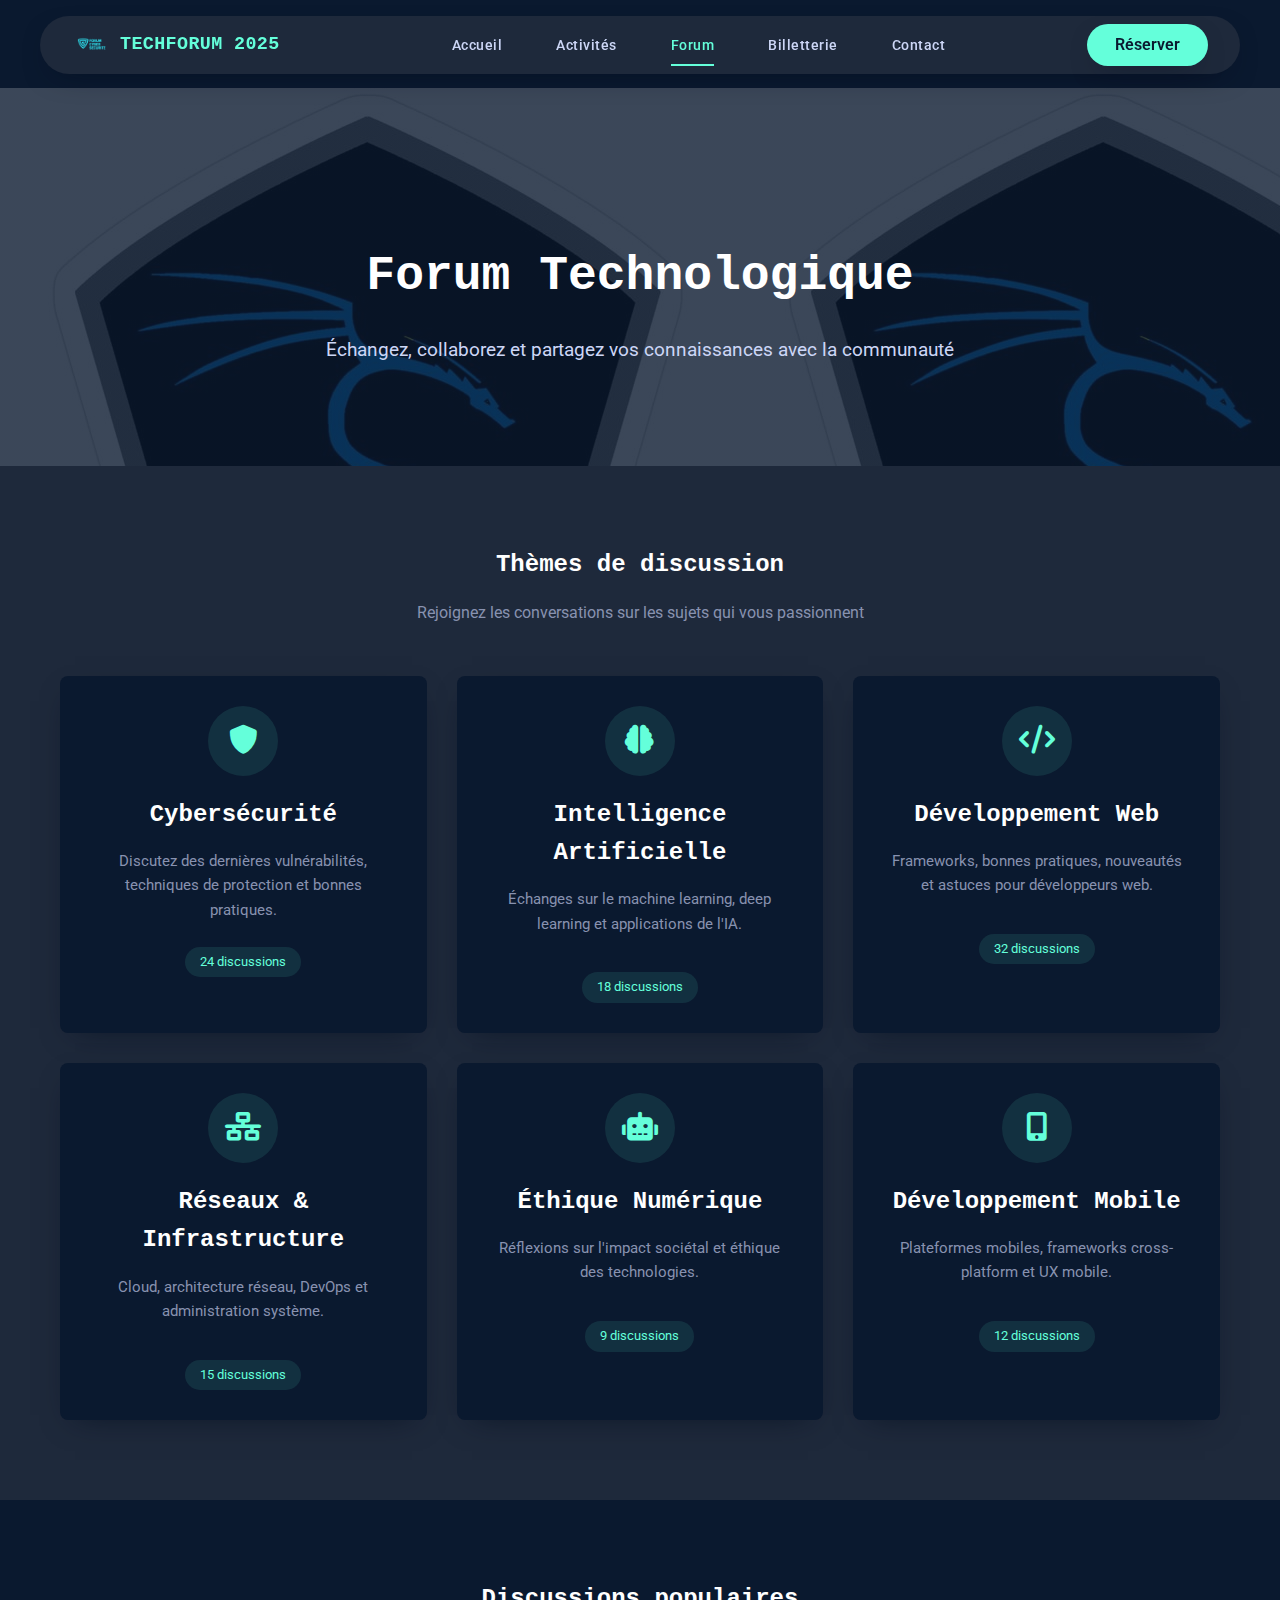
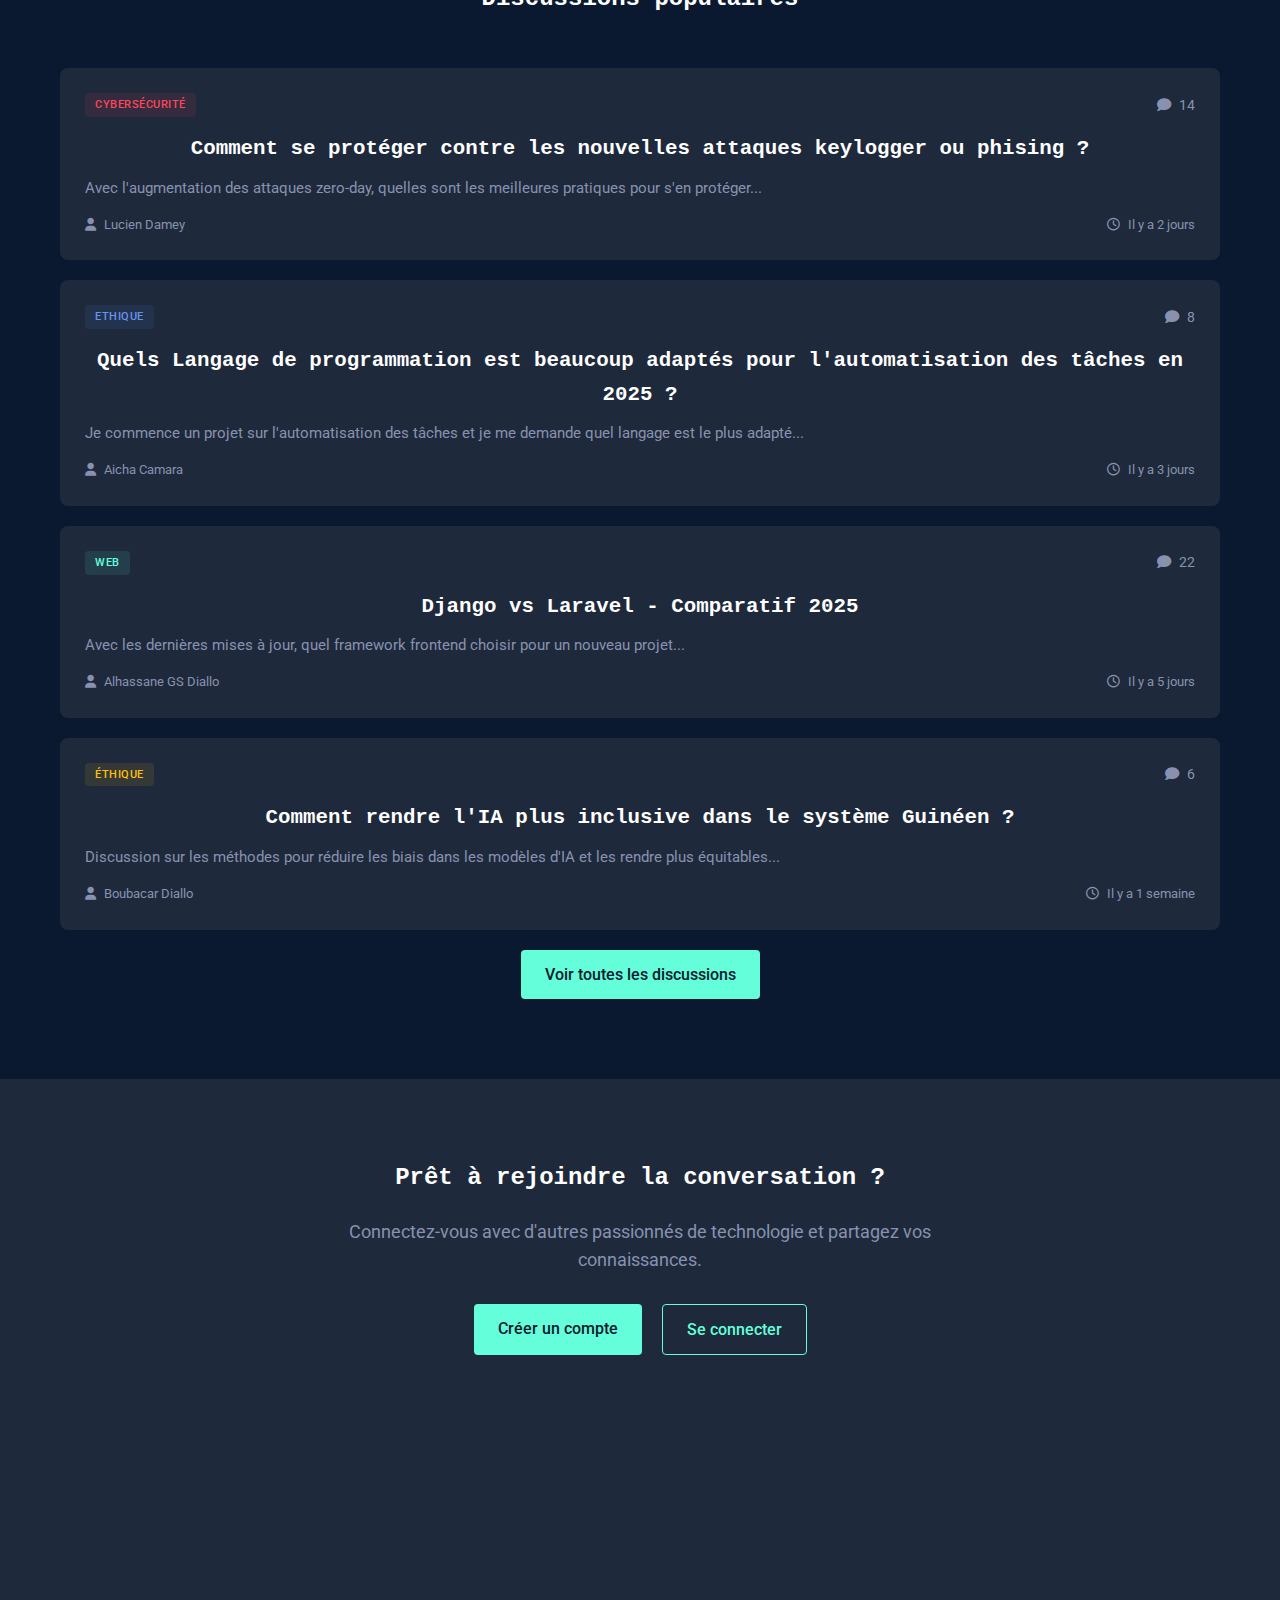
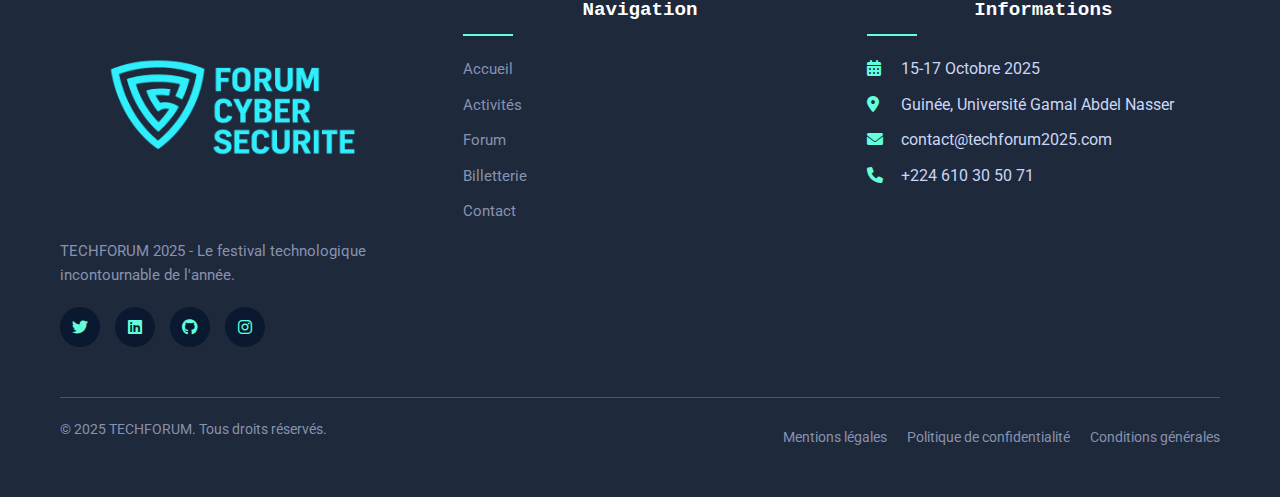
<file: forum.html>
<!DOCTYPE html>
<html lang="fr">
<head>
    <meta charset="UTF-8">
    <meta name="viewport" content="width=device-width, initial-scale=1.0">
    <title>Forum Technologique - TECHFORUM 2025</title>
    <link rel="stylesheet" href="style.css">
    <link href="https://fonts.googleapis.com/css2?family=Roboto:wght@400;500;700&family=Fira+Code:wght@400;700&family=Ubuntu+Mono:wght@400;700&display=swap" rel="stylesheet">
    <link rel="stylesheet" href="https://cdnjs.cloudflare.com/ajax/libs/font-awesome/6.0.0-beta3/css/all.min.css">
    
</head>
<body>
    <nav class="navbar-tech">
        <div class="navbar-content">
            <!-- LOGO -->
            <a href="index.html" class="logo-link">
                <img src="assets/logo.png" alt="" class="logo-img">
                <span class="logo-title">TECHFORUM <span class="logo-subtitle">2025</span></span>
            </a>
            
            <!-- MENU BURGER -->
            <button class="navbar-burger" id="mobileMenuBtn" aria-label="Menu">
                <svg class="burger-lines" viewBox="0 0 24 24" fill="none" stroke="currentColor" stroke-width="2">
                    <line x1="4" y1="7" x2="20" y2="7" stroke-linecap="round"/>
                    <line x1="4" y1="12" x2="20" y2="12" stroke-linecap="round"/>
                    <line x1="4" y1="17" x2="20" y2="17" stroke-linecap="round"/>
                </svg>
            </button>
            
            <!-- MENU PRINCIPAL -->
            <ul class="navbar-menu">
                <li><a href="index.html">Accueil</a></li>
                <li><a href="activites.html">Activités</a></li>
                <li><a href="forum.html" class="active">Forum</a></li>
                <li><a href="billetterie.html">Billetterie</a></li>
                <li><a href="contact.html">Contact</a></li>
            </ul>
            
            <!-- BOUTON RESERVATION -->
            <a href="billetterie.html" class="navbar-btn">
                Réserver
            </a>
        </div>
    </nav>

    <!-- MENU MOBILE -->
    <div class="mobile-drawer-backdrop" id="drawerBackdrop"></div>
    <aside class="mobile-drawer" id="mobileDrawer">
        <button class="drawer-close-btn" id="drawerCloseBtn">&times;</button>
        <div class="drawer-inner">
            <ul class="mobile-drawer-menu">
                <li><a href="index.html">Accueil</a></li>
                <li><a href="activites.html">Activités</a></li>
                <li><a href="forum.html" class="active">Forum</a></li>
                <li><a href="billetterie.html">Billetterie</a></li>
                <li><a href="contact.html">Contact</a></li>
            </ul>
            <a href="billetterie.html" class="mobile-drawer-btn">
                Réserver
            </a>
        </div>
    </aside>

    <main>
        <section class="page-header with-bg" style="background-image: linear-gradient(rgba(10, 25, 47, 0.8), rgba(10, 25, 47, 0.8)), url('assets/forum-bg.jpg');">
            <div class="container">
                <h1>Forum Technologique</h1>
                <p>Échangez, collaborez et partagez vos connaissances avec la communauté</p>
            </div>
        </section>

        <section class="forum-categories">
            <div class="container">
                <h2>Thèmes de discussion</h2>
                <p class="section-description">Rejoignez les conversations sur les sujets qui vous passionnent</p>
                
                <div class="categories-grid">
                    <a href="#" class="category-card">
                        <div class="category-icon">
                            <i class="fas fa-shield-alt"></i>
                        </div>
                        <h3>Cybersécurité</h3>
                        <p>Discutez des dernières vulnérabilités, techniques de protection et bonnes pratiques.</p>
                        <span class="topics-count">24 discussions</span>
                    </a>
                    
                    <a href="#" class="category-card">
                        <div class="category-icon">
                            <i class="fas fa-brain"></i>
                        </div>
                        <h3>Intelligence Artificielle</h3>
                        <p>Échanges sur le machine learning, deep learning et applications de l'IA.</p>
                        <span class="topics-count">18 discussions</span>
                    </a>
                    
                    <a href="#" class="category-card">
                        <div class="category-icon">
                            <i class="fas fa-code"></i>
                        </div>
                        <h3>Développement Web</h3>
                        <p>Frameworks, bonnes pratiques, nouveautés et astuces pour développeurs web.</p>
                        <span class="topics-count">32 discussions</span>
                    </a>
                    
                    <a href="#" class="category-card">
                        <div class="category-icon">
                            <i class="fas fa-network-wired"></i>
                        </div>
                        <h3>Réseaux & Infrastructure</h3>
                        <p>Cloud, architecture réseau, DevOps et administration système.</p>
                        <span class="topics-count">15 discussions</span>
                    </a>
                    
                    <a href="#" class="category-card">
                        <div class="category-icon">
                            <i class="fas fa-robot"></i>
                        </div>
                        <h3>Éthique Numérique</h3>
                        <p>Réflexions sur l'impact sociétal et éthique des technologies.</p>
                        <span class="topics-count">9 discussions</span>
                    </a>
                    
                    <a href="#" class="category-card">
                        <div class="category-icon">
                            <i class="fas fa-mobile-alt"></i>
                        </div>
                        <h3>Développement Mobile</h3>
                        <p>Plateformes mobiles, frameworks cross-platform et UX mobile.</p>
                        <span class="topics-count">12 discussions</span>
                    </a>
                </div>
            </div>
        </section>

        <section class="popular-discussions">
            <div class="container">
                <h2>Discussions populaires</h2>
                
                <div class="discussions-list">
                    <div class="discussion">
                        <div class="discussion-meta">
                            <span class="category-badge security">Cybersécurité</span>
                            <span class="reply-count"><i class="fas fa-comment"></i> 14</span>
                        </div>
                        <h3><a href="#">Comment se protéger contre les nouvelles attaques keylogger ou phising ?</a></h3>
                        <p class="discussion-excerpt">Avec l'augmentation des attaques zero-day, quelles sont les meilleures pratiques pour s'en protéger...</p>
                        <div class="discussion-footer">
                            <span class="author"><i class="fas fa-user"></i> Lucien Damey</span>
                            <span class="date"><i class="far fa-clock"></i> Il y a 2 jours</span>
                        </div>
                    </div>
                    
                    <div class="discussion">
                        <div class="discussion-meta">
                            <span class="category-badge ai">Ethique</span>
                            <span class="reply-count"><i class="fas fa-comment"></i> 8</span>
                        </div>
                        <h3><a href="#">Quels Langage de programmation est beaucoup adaptés pour l'automatisation des tâches en 2025 ?</a></h3>
                        <p class="discussion-excerpt">Je commence un projet sur l'automatisation des tâches et je me demande quel langage est le plus adapté...</p>
                        <div class="discussion-footer">
                            <span class="author"><i class="fas fa-user"></i> Aicha Camara</span>
                            <span class="date"><i class="far fa-clock"></i> Il y a 3 jours</span>
                        </div>
                    </div>
                    
                    <div class="discussion">
                        <div class="discussion-meta">
                            <span class="category-badge web">Web</span>
                            <span class="reply-count"><i class="fas fa-comment"></i> 22</span>
                        </div>
                        <h3><a href="#">Django vs Laravel - Comparatif 2025</a></h3>
                        <p class="discussion-excerpt">Avec les dernières mises à jour, quel framework frontend choisir pour un nouveau projet...</p>
                        <div class="discussion-footer">
                            <span class="author"><i class="fas fa-user"></i> Alhassane GS Diallo</span>
                            <span class="date"><i class="far fa-clock"></i> Il y a 5 jours</span>
                        </div>
                    </div>
                    
                    <div class="discussion">
                        <div class="discussion-meta">
                            <span class="category-badge ethics">Éthique</span>
                            <span class="reply-count"><i class="fas fa-comment"></i> 6</span>
                        </div>
                        <h3><a href="#">Comment rendre l'IA plus inclusive dans le système Guinéen ?</a></h3>
                        <p class="discussion-excerpt">Discussion sur les méthodes pour réduire les biais dans les modèles d'IA et les rendre plus équitables...</p>
                        <div class="discussion-footer">
                            <span class="author"><i class="fas fa-user"></i> Boubacar Diallo</span>
                            <span class="date"><i class="far fa-clock"></i> Il y a 1 semaine</span>
                        </div>
                    </div>
                </div>
                
                <div class="text-center">
                    <a href="#" class="btn primary">Voir toutes les discussions</a>
                </div>
            </div>
        </section>

        <section class="forum-cta">
            <div class="container">
                <h2>Prêt à rejoindre la conversation ?</h2>
                <p>Connectez-vous avec d'autres passionnés de technologie et partagez vos connaissances.</p>
                <div class="cta-buttons">
                    <a href="inscription.html" class="btn primary">Créer un compte</a>
                    <a href="connexion.html" class="btn secondary">Se connecter</a>
                </div>
            </div>
        </section>
    </main>

    <footer>
        <footer>
            <div class="container">
                <div class="footer-grid">
                    <div class="footer-col">
                        <img src="assets/logo.png" alt="TECHFORUM 2025" class="footer-logo">
                        <p>TECHFORUM 2025 - Le festival technologique incontournable de l'année.</p>
                        <div class="social-links">
                            <a href="#"><i class="fab fa-twitter"></i></a>
                            <a href="#"><i class="fab fa-linkedin"></i></a>
                            <a href="#"><i class="fab fa-github"></i></a>
                            <a href="#"><i class="fab fa-instagram"></i></a>
                        </div>
                    </div>
                    
                    <div class="footer-col">
                        <h4>Navigation</h4>
                        <ul>
                            <li><a href="index.html">Accueil</a></li>
                            <li><a href="activites.html">Activités</a></li>
                            <li><a href="forum.html">Forum</a></li>
                            <li><a href="billetterie.html">Billetterie</a></li>
                            <li><a href="contact.html">Contact</a></li>
                        </ul>
                    </div>
                    
                    <div class="footer-col">
                        <h4>Informations</h4>
                        <ul>
                            <li><i class="fas fa-calendar-alt"></i> 15-17 Octobre 2025</li>
                            <li><i class="fas fa-map-marker-alt"></i> Guinée, Université Gamal Abdel Nasser</li>
                            <li><i class="fas fa-envelope"></i> contact@techforum2025.com</li>
                            <li><i class="fas fa-phone"></i> +224 610 30 50 71</li>
                        </ul>
                    </div>
                </div>
                
                <div class="footer-bottom">
                    <p>&copy; 2025 TECHFORUM. Tous droits réservés.</p>
                    <div class="legal-links">
                        <a href="#">Mentions légales</a>
                        <a href="#">Politique de confidentialité</a>
                        <a href="#">Conditions générales</a>
                    </div>
                </div>
            </div>
        </footer>        
    </footer>

    <script>
        // Gestion du menu mobile de la nouvelle navbar
        const mobileMenuBtn = document.getElementById('mobileMenuBtn');
        const drawerBackdrop = document.getElementById('drawerBackdrop');
        const mobileDrawer = document.getElementById('mobileDrawer');
        const drawerCloseBtn = document.getElementById('drawerCloseBtn');

        mobileMenuBtn.addEventListener('click', () => {
            drawerBackdrop.classList.add('open');
            mobileDrawer.classList.add('open');
        });

        drawerCloseBtn.addEventListener('click', () => {
            drawerBackdrop.classList.remove('open');
            mobileDrawer.classList.remove('open');
        });

        drawerBackdrop.addEventListener('click', () => {
            drawerBackdrop.classList.remove('open');
            mobileDrawer.classList.remove('open');
        });
    </script>
</body>
</html>
</file>
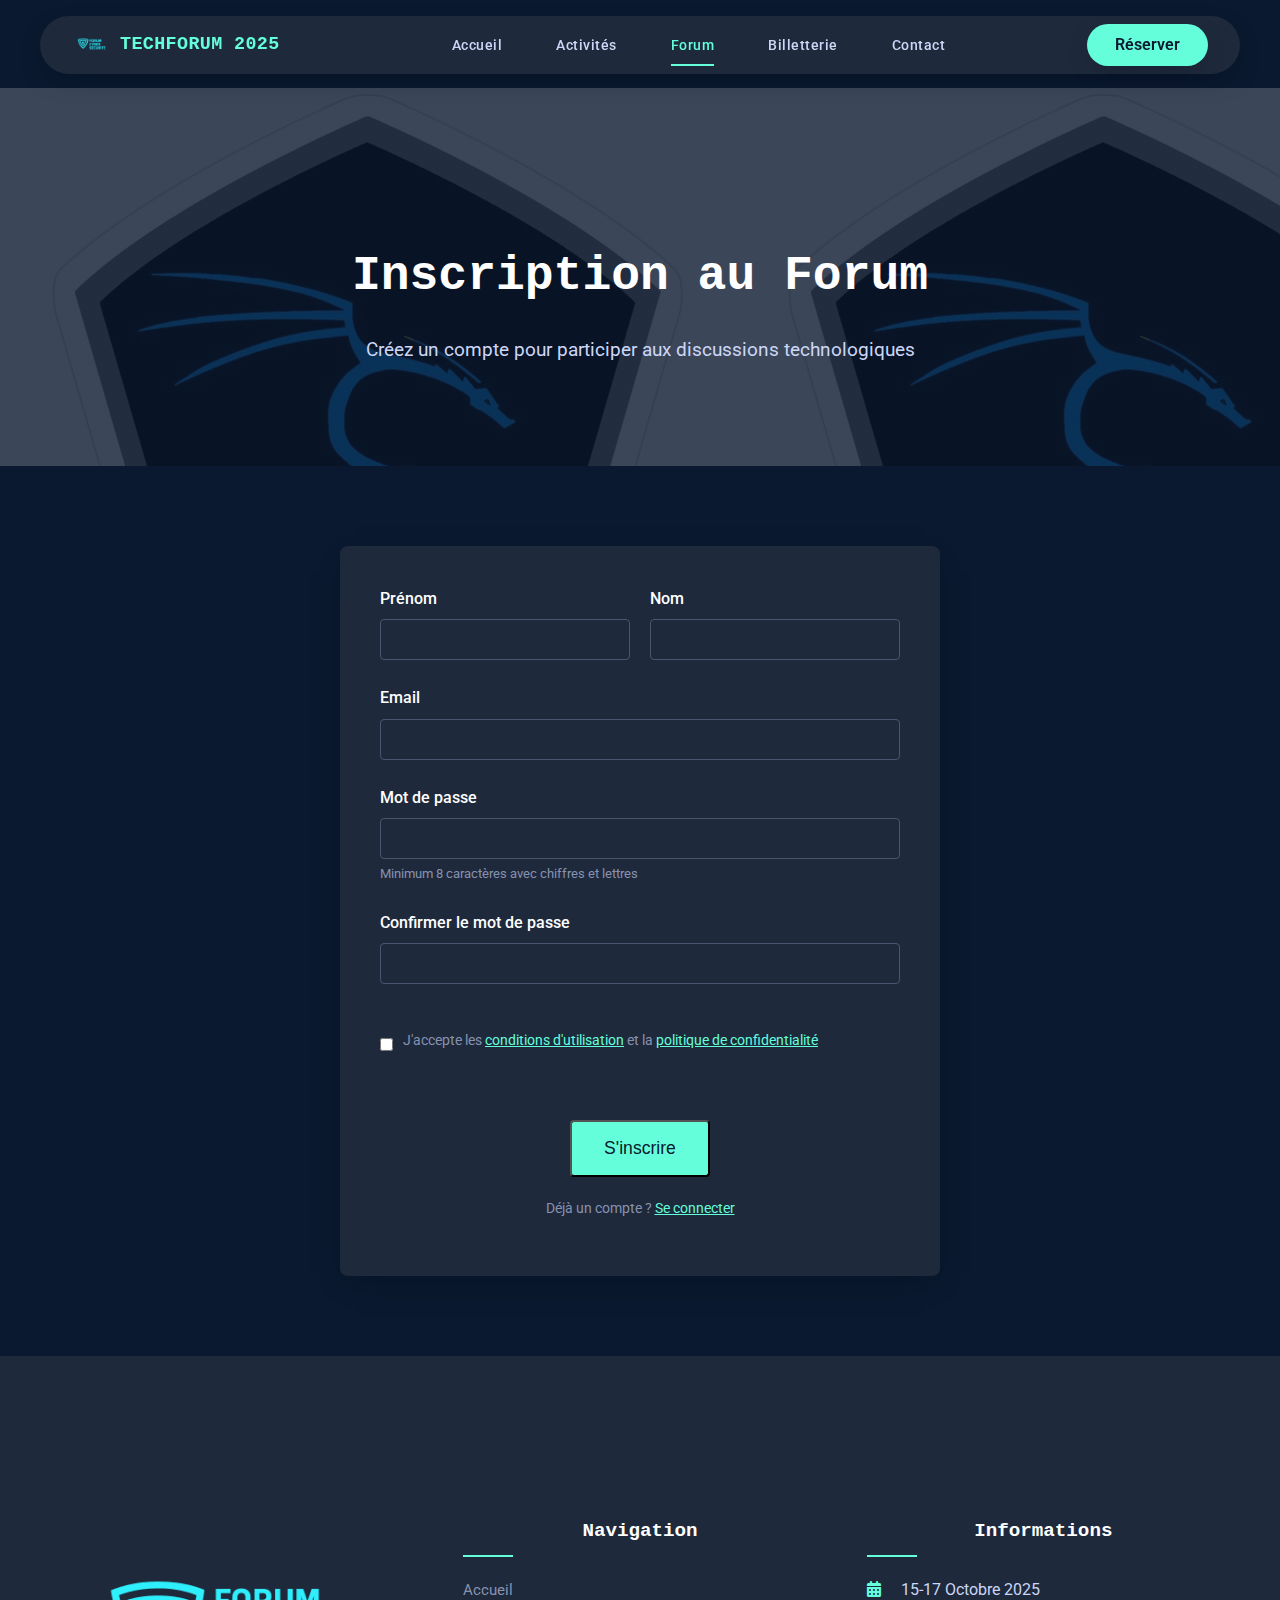
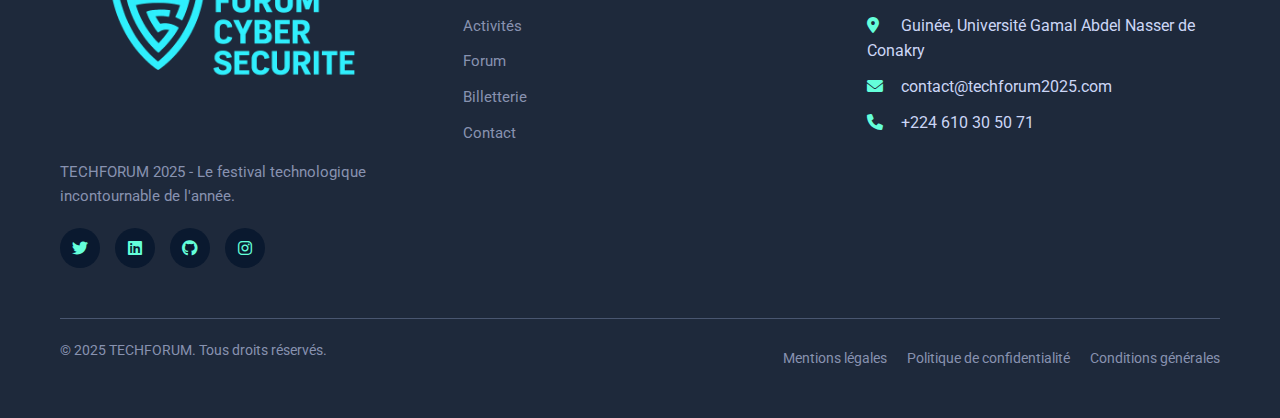
<file: inscription.html>
<!DOCTYPE html>
<html lang="fr">
<head>
    <meta charset="UTF-8">
    <meta name="viewport" content="width=device-width, initial-scale=1.0">
    <title>Inscription - TECHFORUM 2025</title>
    <link rel="stylesheet" href="style.css">
    <link href="https://fonts.googleapis.com/css2?family=Roboto:wght@400;500;700&family=Fira+Code:wght@400;700&family=Ubuntu+Mono:wght@400;700&display=swap" rel="stylesheet">
    <link rel="stylesheet" href="https://cdnjs.cloudflare.com/ajax/libs/font-awesome/6.0.0-beta3/css/all.min.css">
    
</head>
<body>
        <nav class="navbar-tech">
            <div class="navbar-content">
                <!-- LOGO -->
                <a href="index.html" class="logo-link">
                    <img src="assets/logo.png" alt="" class="logo-img">
                    <span class="logo-title">TECHFORUM <span class="logo-subtitle">2025</span></span>
                </a>
                
                <!-- MENU BURGER -->
                <button class="navbar-burger" id="mobileMenuBtn" aria-label="Menu">
                    <svg class="burger-lines" viewBox="0 0 24 24" fill="none" stroke="currentColor" stroke-width="2">
                        <line x1="4" y1="7" x2="20" y2="7" stroke-linecap="round"/>
                        <line x1="4" y1="12" x2="20" y2="12" stroke-linecap="round"/>
                        <line x1="4" y1="17" x2="20" y2="17" stroke-linecap="round"/>
                    </svg>
                </button>
                
                <!-- MENU PRINCIPAL -->
                <ul class="navbar-menu">
                    <li><a href="index.html">Accueil</a></li>
                    <li><a href="activites.html">Activités</a></li>
                    <li><a href="forum.html" class="active">Forum</a></li>
                    <li><a href="billetterie.html">Billetterie</a></li>
                    <li><a href="contact.html">Contact</a></li>
                </ul>
                
                <!-- BOUTON RESERVATION -->
                <a href="billetterie.html" class="navbar-btn">
                    Réserver
                </a>
            </div>
        </nav>

        <!-- MENU MOBILE -->
        <div class="mobile-drawer-backdrop" id="drawerBackdrop"></div>
        <aside class="mobile-drawer" id="mobileDrawer">
            <button class="drawer-close-btn" id="drawerCloseBtn">&times;</button>
            <div class="drawer-inner">
                <ul class="mobile-drawer-menu">
                    <li><a href="index.html">Accueil</a></li>
                    <li><a href="activites.html">Activités</a></li>
                    <li><a href="forum.html" class="active">Forum</a></li>
                    <li><a href="billetterie.html">Billetterie</a></li>
                    <li><a href="contact.html">Contact</a></li>
                </ul>
                <a href="billetterie.html" class="mobile-drawer-btn">
                    Réserver
                </a>
            </div>
        </aside>


    <main>
        <section class="page-header with-bg" style="background-image: linear-gradient(rgba(10, 25, 47, 0.8), rgba(10, 25, 47, 0.8)), url('assets/forum-bg.jpg');">
            <div class="container">
                <h1>Inscription au Forum</h1>
                <p>Créez un compte pour participer aux discussions technologiques</p>
            </div>
        </section>

        <section class="auth-form">
            <div class="container">
                <div class="form-container">
                    <form class="register-form">
                        <div class="form-row">
                            <div class="form-group">
                                <label for="register-firstname">Prénom</label>
                                <input type="text" id="register-firstname" required>
                            </div>
                            <div class="form-group">
                                <label for="register-lastname">Nom</label>
                                <input type="text" id="register-lastname" required>
                            </div>
                        </div>
                        
                        <div class="form-group">
                            <label for="register-email">Email</label>
                            <input type="email" id="register-email" required>
                        </div>
                        
                        <div class="form-group">
                            <label for="register-password">Mot de passe</label>
                            <input type="password" id="register-password" required>
                            <div class="password-hint">Minimum 8 caractères avec chiffres et lettres</div>
                        </div>
                        
                        <div class="form-group">
                            <label for="register-confirm">Confirmer le mot de passe</label>
                            <input type="password" id="register-confirm" required>
                        </div>
                        
                        <div class="form-group checkbox">
                            <input type="checkbox" id="terms" required>
                            <label for="terms">J'accepte les <a href="#">conditions d'utilisation</a> et la <a href="#">politique de confidentialité</a></label>
                        </div>
                        
                        <div class="form-submit">
                            <button type="submit" class="btn primary large">S'inscrire</button>
                        </div>
                        
                        <div class="form-footer">
                            <p>Déjà un compte ? <a href="connexion.html">Se connecter</a></p>
                        </div>
                    </form>
                </div>
            </div>
        </section>
    </main>

    <footer>
        <footer>
            <div class="container">
                <div class="footer-grid">
                    <div class="footer-col">
                        <img src="assets/logo.png" alt="TECHFORUM 2025" class="footer-logo">
                        <p>TECHFORUM 2025 - Le festival technologique incontournable de l'année.</p>
                        <div class="social-links">
                            <a href="#"><i class="fab fa-twitter"></i></a>
                            <a href="#"><i class="fab fa-linkedin"></i></a>
                            <a href="#"><i class="fab fa-github"></i></a>
                            <a href="#"><i class="fab fa-instagram"></i></a>
                        </div>
                    </div>
                    
                    <div class="footer-col">
                        <h4>Navigation</h4>
                        <ul>
                            <li><a href="index.html">Accueil</a></li>
                            <li><a href="activites.html">Activités</a></li>
                            <li><a href="forum.html">Forum</a></li>
                            <li><a href="billetterie.html">Billetterie</a></li>
                            <li><a href="contact.html">Contact</a></li>
                        </ul>
                    </div>
                    
                    <div class="footer-col">
                        <h4>Informations</h4>
                        <ul>
                            <li><i class="fas fa-calendar-alt"></i> 15-17 Octobre 2025</li>
                            <li><i class="fas fa-map-marker-alt"></i> Guinée, Université Gamal Abdel Nasser de Conakry</li>
                            <li><i class="fas fa-envelope"></i> contact@techforum2025.com</li>
                            <li><i class="fas fa-phone"></i> +224 610 30 50 71</li>
                        </ul>
                    </div>
                </div>
                
                <div class="footer-bottom">
                    <p>&copy; 2025 TECHFORUM. Tous droits réservés.</p>
                    <div class="legal-links">
                        <a href="#">Mentions légales</a>
                        <a href="#">Politique de confidentialité</a>
                        <a href="#">Conditions générales</a>
                    </div>
                </div>
            </div>
        </footer>        
    </footer>

    <script>
        // Menu mobile
        document.querySelector('.mobile-menu-btn').addEventListener('click', function() {
            document.querySelector('nav ul').classList.toggle('show');
        });
    </script>
</body>
</html>
</file>
<file: style.css>
/* Variables */
:root {
  --dark-blue: #0a192f;
  --cyan: #64ffda;
  --anthracite: #1e293b;
  --white: #ffffff;
  --light-gray: #ccd6f6;
  --medium-gray: #8892b0;
  --dark-gray: #495670;
  --shadow: 0 10px 30px -15px rgba(2, 12, 27, 0.7);
  --transition: all 0.25s cubic-bezier(0.645, 0.045, 0.355, 1);
}

/* Base Styles */
* {
  margin: 0;
  padding: 0;
  box-sizing: border-box;
}

html {
  scroll-behavior: smooth;
}

body {
  font-family: 'Roboto', sans-serif;
  line-height: 1.6;
  color: var(--light-gray);
  background-color: var(--dark-blue);
  overflow-x: hidden;
}

h1, h2, h3, h4, h5, h6 {
  font-family: 'Ubuntu Mono', monospace;
  font-weight: 700;
  color: var(--white);
  margin-bottom: 1rem;
  text-align: center;
}
h2{
    text-align: center;
}

a {
  text-decoration: none;
  color: var(--cyan);
  transition: var(--transition);
}

p {
  margin-bottom: 1rem;
  color: var(--medium-gray);
}

ul {
  list-style: none;
}

img {
  max-width: 100%;
  height: auto;
}

.container {
  width: 100%;
  max-width: 1200px;
  margin: 0 auto;
  padding: 0 20px;
}

.btn {
  display: inline-block;
  padding: 12px 24px;
  border-radius: 4px;
  font-weight: 500;
  transition: var(--transition);
  text-align: center;
}

.btn.primary {
  background-color: var(--cyan);
  color: var(--dark-blue);
}

.btn.primary:hover {
  background-color: var(--white);
  transform: translateY(-3px);
  box-shadow: var(--shadow);
}

.btn.secondary {
  background-color: transparent;
  color: var(--cyan);
  border: 1px solid var(--cyan);
}

.btn.secondary:hover {
  background-color: rgba(100, 255, 218, 0.1);
  transform: translateY(-3px);
}

.btn.small {
  padding: 8px 16px;
  font-size: 0.9rem;
}

.btn.large {
  padding: 16px 32px;
  font-size: 1.1rem;
}

.text-center {
  text-align: center;
}

.section-description {
  max-width: 600px;
  margin: 0 auto 2rem;
  text-align: center;
  color: var(--medium-gray);
}

/* Header */
header {
  background-color: var(--anthracite);
  padding: 20px 0;
  position: fixed;
  width: 100%;
  top: 0;
  z-index: 1000;
  box-shadow: 0 2px 10px rgba(0, 0, 0, 0.1);
}

.header-container {
  display: flex;
  justify-content: space-between;
  align-items: center;
}

.logo img {
  height: 50px;
  transition: var(--transition);
}

.logo img:hover {
  transform: scale(1.05);
}

nav ul {
  display: flex;
  list-style: none;
}

nav ul li {
  margin-left: 30px;
  position: relative;
}

nav ul li a {
  color: var(--white);
  font-weight: 500;
  font-size: 0.9rem;
  letter-spacing: 0.5px;
}

nav ul li a:hover {
  color: var(--cyan);
}

nav ul li a.active {
  color: var(--cyan);
}

nav ul li a.active::after {
  content: '';
  position: absolute;
  bottom: -8px;
  left: 0;
  width: 100%;
  height: 2px;
  background-color: var(--cyan);
}

.mobile-menu-btn {
  display: none;
  color: var(--white);
  font-size: 1.5rem;
  cursor: pointer;
}

/* Hero Section */
.hero {
  height: 100vh;
  min-height: 700px;
  background: linear-gradient(rgba(10, 25, 47, 0.9), rgba(10, 25, 47, 0.9)), 
              url('assets/bg-hero.jpg') no-repeat center center/cover;
  display: flex;
  align-items: center;
  text-align: center;
  padding-top: 80px;
}

.hero .container {
  max-width: 800px;
}

.hero h1 {
  font-size: clamp(2.5rem, 5vw, 4rem);
  margin-bottom: 20px;
  color: var(--white);
}

.hero .subtitle {
  font-size: clamp(1.2rem, 2vw, 1.8rem);
  margin-bottom: 10px;
  color: var(--light-gray);
  font-family: 'Fira Code', monospace;
}

.hero .date-location {
  font-size: 1.2rem;
  margin-bottom: 40px;
  color: var(--cyan);
  font-family: 'Fira Code', monospace;
}

.cta-buttons {
  display: flex;
  justify-content: center;
  gap: 20px;
  margin-top: 30px;
  flex-wrap: wrap;
}

/* About Section */
.about {
  padding: 100px 0;
  background-color: var(--anthracite);
}

.about h2 {
  text-align: center;
  margin-bottom: 50px;
  font-size: 2.5rem;
  position: relative;
}

.about h2::after {
  content: '';
  display: block;
  width: 70px;
  height: 3px;
  background-color: var(--cyan);
  margin: 15px auto 0;
}

.about-content {
  display: flex;
  align-items: center;
  gap: 50px;
  margin-bottom: 60px;
}

.about-text {
  flex: 1;
}

.about-text p {
  margin-bottom: 20px;
  font-size: 1.1rem;
  line-height: 1.8;
}

.about-image {
  flex: 1;
  border-radius: 8px;
  overflow: hidden;
  box-shadow: var(--shadow);
}

.about-image img {
  width: 100%;
  height: auto;
  transition: var(--transition);
}

.about-image img:hover {
  transform: scale(1.02);
}

.highlights {
  display: flex;
  justify-content: space-between;
  margin-top: 50px;
  flex-wrap: wrap;
  gap: 20px;
}

.highlight-item {
  text-align: center;
  padding: 30px 20px;
  background-color: rgba(100, 255, 218, 0.1);
  border-radius: 8px;
  flex: 1;
  min-width: 200px;
  transition: var(--transition);
}

.highlight-item:hover {
  transform: translateY(-10px);
  box-shadow: var(--shadow);
}

.highlight-item i {
  font-size: 2.5rem;
  color: var(--cyan);
  margin-bottom: 20px;
}

.highlight-item h3 {
  font-size: 2rem;
  color: var(--cyan);
  margin-bottom: 10px;
}

.highlight-item p {
  font-size: 0.9rem;
}

/* Preview Activities */
.preview-activities {
  padding: 100px 0;
  background-color: var(--dark-blue);
}

.preview-activities h2 {
  text-align: center;
  margin-bottom: 20px;
}

.activities-grid {
  display: grid;
  grid-template-columns: repeat(auto-fit, minmax(300px, 1fr));
  gap: 30px;
  margin-top: 50px;
}

.activity-card {
  background-color: var(--anthracite);
  border-radius: 8px;
  overflow: hidden;
  transition: var(--transition);
  box-shadow: var(--shadow);
}

.activity-card:hover {
  transform: translateY(-10px);
}

.activity-card img {
  width: 100%;
  height: 200px;
  object-fit: cover;
}

.activity-content {
  padding: 25px;
}

.activity-content h3 {
  margin-bottom: 15px;
  font-size: 1.5rem;
}

.activity-content p {
  margin-bottom: 20px;
  font-size: 0.95rem;
}

/* Page Header */
.page-header {
  padding: 150px 0 100px;
  text-align: center;
  background-color: var(--dark-blue);
}

.page-header.with-bg {
  background: linear-gradient(rgba(10, 25, 47, 0.8), rgba(10, 25, 47, 0.8)), 
              var(--bg-image) no-repeat center center/cover;
}

.page-header h1 {
  font-size: 3rem;
  margin-bottom: 20px;
}

.page-header p {
  font-size: 1.2rem;
  max-width: 700px;
  margin: 0 auto;
  color: var(--light-gray);
}

/* Activities Detail */
.activities-detail {
  padding: 80px 0;
  background-color: var(--anthracite);
}

.activity {
  display: flex;
  gap: 50px;
  margin-bottom: 80px;
  align-items: center;
}

.activity:nth-child(even) {
  flex-direction: row-reverse;
}

.activity-image {
  flex: 1;
  border-radius: 8px;
  overflow: hidden;
  box-shadow: var(--shadow);
}

.activity-image img {
  width: 100%;
  height: auto;
  transition: var(--transition);
}

.activity-image img:hover {
  transform: scale(1.03);
}

.activity-content {
  flex: 1;
}

.activity-content h2 {
  font-size: 2rem;
  margin-bottom: 15px;
  color: var(--white);
}

.activity-meta {
  display: flex;
  gap: 20px;
  margin-bottom: 20px;
  flex-wrap: wrap;
}

.activity-meta span {
  display: flex;
  align-items: center;
  gap: 5px;
  font-size: 0.9rem;
  color: var(--medium-gray);
}

.activity-meta i {
  color: var(--cyan);
}

.activity-content ul {
  margin: 20px 0;
  padding-left: 20px;
}

.activity-content ul li {
  margin-bottom: 10px;
  position: relative;
  padding-left: 20px;
  color: var(--medium-gray);
}

.activity-content ul li::before {
  content: '▹';
  position: absolute;
  left: 0;
  color: var(--cyan);
}

/* CTA Section */
.cta-section {
  padding: 80px 0;
  background-color: var(--dark-blue);
  text-align: center;
}

.cta-section h2 {
  margin-bottom: 20px;
}

.cta-section p {
  max-width: 600px;
  margin: 0 auto 30px;
  font-size: 1.1rem;
}

/* Forum Categories */
.forum-categories {
  padding: 80px 0;
  background-color: var(--anthracite);
}

.categories-grid {
  display: grid;
  grid-template-columns: repeat(auto-fit, minmax(300px, 1fr));
  gap: 30px;
  margin-top: 50px;
}

.category-card {
  background-color: var(--dark-blue);
  border-radius: 8px;
  padding: 30px;
  transition: var(--transition);
  box-shadow: var(--shadow);
  text-align: center;
}

.category-card:hover {
  transform: translateY(-10px);
  background-color: rgba(100, 255, 218, 0.05);
}

.category-icon {
  width: 70px;
  height: 70px;
  background-color: rgba(100, 255, 218, 0.1);
  border-radius: 50%;
  display: flex;
  align-items: center;
  justify-content: center;
  margin: 0 auto 20px;
}

.category-icon i {
  font-size: 1.8rem;
  color: var(--cyan);
}

.category-card h3 {
  margin-bottom: 15px;
  font-size: 1.5rem;
}

.category-card p {
  margin-bottom: 15px;
  font-size: 0.95rem;
  min-height: 60px;
}

.topics-count {
  display: inline-block;
  padding: 5px 15px;
  background-color: rgba(100, 255, 218, 0.1);
  color: var(--cyan);
  border-radius: 20px;
  font-size: 0.8rem;
  margin-top: 10px;
}

/* Popular Discussions */
.popular-discussions {
  padding: 80px 0;
  background-color: var(--dark-blue);
}

.discussions-list {
  margin-top: 50px;
}

.discussion {
  background-color: var(--anthracite);
  border-radius: 8px;
  padding: 25px;
  margin-bottom: 20px;
  transition: var(--transition);
}

.discussion:hover {
  transform: translateY(-5px);
  box-shadow: var(--shadow);
}

.discussion-meta {
  display: flex;
  justify-content: space-between;
  align-items: center;
  margin-bottom: 15px;
}

.category-badge {
  display: inline-block;
  padding: 3px 10px;
  border-radius: 4px;
  font-size: 0.7rem;
  font-weight: 500;
  text-transform: uppercase;
  letter-spacing: 0.5px;
}

.category-badge.security {
  background-color: rgba(255, 71, 87, 0.1);
  color: #ff4757;
}

.category-badge.ai {
  background-color: rgba(100, 149, 237, 0.1);
  color: #6495ed;
}

.category-badge.web {
  background-color: rgba(100, 255, 218, 0.1);
  color: var(--cyan);
}

.category-badge.ethics {
  background-color: rgba(255, 193, 7, 0.1);
  color: #ffc107;
}

.reply-count {
  color: var(--medium-gray);
  font-size: 0.9rem;
}

.reply-count i {
  margin-right: 5px;
}

.discussion h3 {
  font-size: 1.3rem;
  margin-bottom: 10px;
}

.discussion h3 a {
  color: var(--white);
}

.discussion h3 a:hover {
  color: var(--cyan);
}

.discussion-excerpt {
  margin-bottom: 15px;
  font-size: 0.95rem;
  color: var(--medium-gray);
}

.discussion-footer {
  display: flex;
  justify-content: space-between;
  font-size: 0.8rem;
  color: var(--medium-gray);
}

.discussion-footer i {
  margin-right: 5px;
}

/* Forum CTA */
.forum-cta {
  padding: 80px 0;
  background-color: var(--anthracite);
  text-align: center;
}

.forum-cta h2 {
  margin-bottom: 20px;
}

.forum-cta p {
  max-width: 600px;
  margin: 0 auto 30px;
  font-size: 1.1rem;
}

/* Tickets Section */
.tickets {
  padding: 80px 0;
  background-color: var(--anthracite);
}

.ticket-cards {
  display: flex;
  justify-content: center;
  gap: 30px;
  margin-top: 50px;
  flex-wrap: wrap;
}

.ticket-card {
  background-color: var(--dark-blue);
  border-radius: 8px;
  padding: 40px 30px;
  flex: 1;
  min-width: 300px;
  max-width: 350px;
  position: relative;
  transition: var(--transition);
  box-shadow: var(--shadow);
}

.ticket-card:hover {
  transform: translateY(-10px);
}

.ticket-card.recommended {
  border: 2px solid var(--cyan);
}

.recommended-badge {
  position: absolute;
  top: -15px;
  right: 20px;
  background-color: var(--cyan);
  color: var(--dark-blue);
  padding: 5px 15px;
  border-radius: 20px;
  font-size: 0.8rem;
  font-weight: 700;
}

.ticket-card h3 {
  font-size: 1.5rem;
  margin-bottom: 10px;
  text-align: center;
}

.price {
  font-size: 2.5rem;
  font-weight: 700;
  color: var(--cyan);
  text-align: center;
  margin-bottom: 20px;
}

.price span {
  font-size: 1rem;
  color: var(--medium-gray);
}

.features {
  margin-bottom: 30px;
}

.features li {
  margin-bottom: 15px;
  display: flex;
  align-items: center;
  color: var(--medium-gray);
}

.features i {
  margin-right: 10px;
  font-size: 0.9rem;
}

.features .fa-check {
  color: var(--cyan);
}

.features .fa-times {
  color: #ff4757;
}

/* Reservation Form */
.reservation {
  padding: 80px 0;
  background-color: var(--dark-blue);
}

.reservation h2 {
  text-align: center;
  margin-bottom: 20px;
}

.reservation p {
  text-align: center;
  max-width: 600px;
  margin: 0 auto 50px;
  font-size: 1.1rem;
}

.reservation-form {
  max-width: 800px;
  margin: 0 auto;
}

.form-group {
  margin-bottom: 25px;
}

.form-row {
  display: flex;
  gap: 20px;
}

.form-row .form-group {
  flex: 1;
}

label {
  display: block;
  margin-bottom: 8px;
  font-weight: 500;
  color: var(--white);
}

input, select, textarea {
  width: 100%;
  padding: 12px 15px;
  border: 1px solid var(--dark-gray);
  border-radius: 4px;
  background-color: var(--anthracite);
  color: var(--light-gray);
  font-family: 'Roboto', sans-serif;
  transition: var(--transition);
}

input:focus, select:focus, textarea:focus {
  outline: none;
  border-color: var(--cyan);
  box-shadow: 0 0 0 2px rgba(100, 255, 218, 0.2);
}

select {
  appearance: none;
  background-image: url("data:image/svg+xml;charset=UTF-8,%3csvg xmlns='http://www.w3.org/2000/svg' viewBox='0 0 24 24' fill='none' stroke='%2364ffda' stroke-width='2' stroke-linecap='round' stroke-linejoin='round'%3e%3cpolyline points='6 9 12 15 18 9'%3e%3c/polyline%3e%3c/svg%3e");
  background-repeat: no-repeat;
  background-position: right 10px center;
  background-size: 1em;
}

textarea {
  resize: vertical;
  min-height: 100px;
}

.days-checkboxes {
  display: flex;
  gap: 15px;
  flex-wrap: wrap;
}

.days-checkboxes label {
  display: flex;
  align-items: center;
  gap: 8px;
  font-weight: 400;
  cursor: pointer;
}

.days-checkboxes input {
  width: auto;
}

.form-submit {
  text-align: center;
  margin-top: 40px;
}

/* FAQ */
.faq {
  padding: 80px 0;
  background-color: var(--anthracite);
}

.faq h2 {
  text-align: center;
  margin-bottom: 50px;
}

.faq-item {
  margin-bottom: 15px;
  border: 1px solid var(--dark-gray);
  border-radius: 8px;
  overflow: hidden;
}

.faq-question {
  padding: 20px;
  background-color: var(--dark-blue);
  cursor: pointer;
  display: flex;
  justify-content: space-between;
  align-items: center;
  font-size: 1.1rem;
}

.faq-question i {
  transition: var(--transition);
}

.faq-answer {
  padding: 0 20px;
  max-height: 0;
  overflow: hidden;
  transition: max-height 0.3s ease-out;
}

.faq-answer.show {
  padding: 20px;
  max-height: 500px;
}

.faq-answer p {
  color: var(--medium-gray);
  line-height: 1.8;
}

/* Contact Info */
.contact-info {
  padding: 80px 0;
  background-color: var(--dark-blue);
}

.contact-grid {
  display: grid;
  grid-template-columns: repeat(auto-fit, minmax(250px, 1fr));
  gap: 30px;
  margin-top: 50px;
}

.contact-card {
  text-align: center;
  padding: 30px;
  background-color: var(--anthracite);
  border-radius: 8px;
  transition: var(--transition);
}

.contact-card:hover {
  transform: translateY(-10px);
  box-shadow: var(--shadow);
}

.contact-icon {
  width: 70px;
  height: 70px;
  background-color: rgba(100, 255, 218, 0.1);
  border-radius: 50%;
  display: flex;
  align-items: center;
  justify-content: center;
  margin: 0 auto 20px;
}

.contact-icon i {
  font-size: 1.8rem;
  color: var(--cyan);
}

.contact-card h3 {
  margin-bottom: 15px;
  font-size: 1.3rem;
}

.contact-card p {
  font-size: 0.95rem;
  color: var(--medium-gray);
}

/* Contact Form */
.contact-form-section {
  padding: 80px 0;
  background-color: var(--anthracite);
}

.form-container {
  max-width: 800px;
  margin: 0 auto 50px;
}

.contact-form {
  background-color: var(--dark-blue);
  padding: 40px;
  border-radius: 8px;
  box-shadow: var(--shadow);
}

.map-container {
  height: 400px;
  border-radius: 8px;
  overflow: hidden;
  box-shadow: var(--shadow);
}

.map-container iframe {
  width: 100%;
  height: 100%;
  border: none;
}

/* Team Section */
.team-section {
  padding: 80px 0;
  background-color: var(--dark-blue);
}

.team-grid {
  display: grid;
  grid-template-columns: repeat(auto-fit, minmax(250px, 1fr));
  gap: 30px;
  margin-top: 50px;
}

.team-member {
  text-align: center;
  padding: 30px;
  background-color: var(--anthracite);
  border-radius: 8px;
  transition: var(--transition);
}

.team-member:hover {
  transform: translateY(-10px);
  box-shadow: var(--shadow);
}

.member-photo {
  width: 150px;
  height: 150px;
  border-radius: 50%;
  overflow: hidden;
  margin: 0 auto 20px;
  border: 3px solid var(--cyan);
}

.member-photo img {
  width: 100%;
  height: 100%;
  object-fit: cover;
}

.team-member h3 {
  margin-bottom: 5px;
  font-size: 1.3rem;
}

.position {
  color: var(--cyan);
  font-size: 0.9rem;
  margin-bottom: 15px;
  font-family: 'Fira Code', monospace;
}

.bio {
  font-size: 0.9rem;
  color: var(--medium-gray);
}

/* Footer */
footer {
  background-color: var(--anthracite);
  padding: 80px 0 20px;
  color: var(--light-gray);
}

.footer-grid {
  display: grid;
  grid-template-columns: repeat(auto-fit, minmax(250px, 1fr));
  gap: 50px;
  margin-bottom: 50px;
}

.footer-col h4 {
  font-size: 1.2rem;
  margin-bottom: 20px;
  position: relative;
  padding-bottom: 10px;
}

.footer-col h4::after {
  content: '';
  position: absolute;
  bottom: 0;
  left: 0;
  width: 50px;
  height: 2px;
  background-color: var(--cyan);
  text-align: center;
}

.footer-logo img {
  height: 40px;
  margin-bottom: 20px;
}

.footer-col p {
  margin-bottom: 20px;
  font-size: 0.95rem;
}

.social-links {
  display: flex;
  gap: 15px;
}

.social-links a {
  display: flex;
  align-items: center;
  justify-content: center;
  width: 40px;
  height: 40px;
  border-radius: 50%;
  background-color: var(--dark-blue);
  color: var(--cyan);
  transition: var(--transition);
}

.social-links a:hover {
  background-color: var(--cyan);
  color: var(--dark-blue);
  transform: translateY(-3px);
}

.footer-col ul li {
  margin-bottom: 10px;
}

.footer-col ul li a {
  color: var(--medium-gray);
  transition: var(--transition);
  font-size: 0.95rem;
}

.footer-col ul li a:hover {
  color: var(--cyan);
  padding-left: 5px;
}

.footer-col ul li i {
  width: 20px;
  color: var(--cyan);
  margin-right: 10px;
}

.footer-bottom {
  border-top: 1px solid var(--dark-gray);
  padding-top: 20px;
  display: flex;
  justify-content: space-between;
  align-items: center;
  flex-wrap: wrap;
  font-size: 0.9rem;
}

.legal-links {
  display: flex;
  gap: 20px;
}

.legal-links a {
  color: var(--medium-gray);
  transition: var(--transition);
}

.legal-links a:hover {
  color: var(--cyan);
}

.back-to-top {
  display: none;
  position: fixed;
  bottom: 30px;
  right: 30px;
  width: 50px;
  height: 50px;
  border-radius: 50%;
  background-color: var(--cyan);
  color: var(--dark-blue);
  display: flex;
  align-items: center;
  justify-content: center;
  font-size: 1.2rem;
  box-shadow: var(--shadow);
  z-index: 999;
  transition: var(--transition);
}

.back-to-top:hover {
  transform: translateY(-5px);
  background-color: var(--white);
}

/* Responsive Design */
@media (max-width: 992px) {
  .about-content {
      flex-direction: column;
  }
  
  .activity {
      flex-direction: column;
  }
  
  .activity:nth-child(even) {
      flex-direction: column;
  }
  
  .activity-image, .activity-content {
      flex: none;
      width: 100%;
  }
}

@media (max-width: 768px) {
  nav ul {
      display: none;
      position: absolute;
      top: 80px;
      left: 0;
      width: 100%;
      background-color: var(--anthracite);
      flex-direction: column;
      padding: 20px 0;
      box-shadow: 0 10px 20px rgba(0, 0, 0, 0.1);
  }
  
  nav ul.show {
      display: flex;
  }
  
  nav ul li {
      margin: 0;
      padding: 10px 20px;
  }
  
  nav ul li a {
      display: block;
  }
  
  .mobile-menu-btn {
      display: block;
  }
  
  .hero {
      min-height: 600px;
      padding-top: 100px;
  }
  
  .form-row {
      flex-direction: column;
      gap: 0;
  }
  
  .footer-bottom {
      flex-direction: column;
      text-align: center;
      gap: 10px;
  }
  
  .legal-links {
      justify-content: center;
  }
}

@media (max-width: 576px) {
  .hero {
      padding-top: 120px;
  }
  
  .cta-buttons {
      flex-direction: column;
      gap: 15px;
  }
  
  .btn {
      width: 100%;
  }
  
  .ticket-card {
      min-width: 100%;
  }
  
  .contact-form {
      padding: 30px 20px;
  }
}
/* Auth Forms */
.auth-form {
  padding: 80px 0;
  background-color: var(--dark-blue);
}

.form-container {
  max-width: 600px;
  margin: 0 auto;
  background-color: var(--anthracite);
  padding: 40px;
  border-radius: 8px;
  box-shadow: var(--shadow);
}

.login-form, .register-form {
  display: flex;
  flex-direction: column;
}

.forgot-password {
  display: block;
  text-align: right;
  font-size: 0.8rem;
  margin-top: 5px;
  color: var(--medium-gray);
}

.forgot-password:hover {
  color: var(--cyan);
}

.password-hint {
  font-size: 0.8rem;
  color: var(--medium-gray);
  margin-top: 5px;
}

.checkbox {
  display: flex;
  align-items: center;
  margin: 20px 0;
}

.checkbox input {
  width: auto;
  margin-right: 10px;
}

.checkbox label {
  font-weight: 400;
  color: var(--medium-gray);
  font-size: 0.9rem;
}

.checkbox a {
  color: var(--cyan);
  text-decoration: underline;
}

.form-footer {
  text-align: center;
  margin-top: 20px;
  color: var(--medium-gray);
  font-size: 0.9rem;
}

.form-footer a {
  color: var(--cyan);
  text-decoration: underline;
}

@media (max-width: 768px) {
  .form-container {
      padding: 30px 20px;
  }
}

/* Styles spécifiques pour la navbar intégrée */
body {
            padding-top: 5.5rem;
            background: var(--dark-blue);
            font-family: 'Roboto', sans-serif;
 }
        
.navbar-tech {
            position: fixed;
            top: 0;
            left: 0;
            width: 100vw;
            display: flex;
            justify-content: center;
            z-index: 1000;
}
        
.navbar-content {
            margin-top: 1rem;
            margin-left: 1rem;
            margin-right: 1rem;
            width: 100%;
            max-width: 1200px;
            background: var(--anthracite);
            border-radius: 9999px;
            box-shadow: var(--shadow);
            display: flex;
            align-items: center;
            justify-content: space-between;
            padding: 0.5rem 1rem;
            transition: var(--transition);
}
        
.logo-link {
            display: flex;
            align-items: center;
            gap: 0.5rem;
            text-decoration: none;
}
        
.logo-img {
            height: 2.5rem;
            width: 2.5rem;
            border-radius: 50%;
            object-fit: contain;
}
        
.logo-title {
            font-family: 'Ubuntu Mono', monospace;
            font-weight: bold;
            font-size: 1.15rem;
            letter-spacing: 0.02em;
            color: var(--cyan);
}
        
.navbar-menu {
            display: none;
            gap: 1.5rem;
            align-items: center;
            font-weight: 500;
            font-size: 1rem;
            color: var(--light-gray);
            list-style: none;
            margin: 0;
            padding: 0;
}
        
.navbar-menu li a {
            color: inherit;
            transition: var(--transition);
}
        
.navbar-menu li a:hover,
.navbar-menu li a.active {
            color: var(--cyan);
}
        
.navbar-burger {
            display: inline-flex;
            align-items: center;
            justify-content: center;
            padding: 0.5rem;
            border: none;
            background: none;
            color: var(--light-gray);
            border-radius: 0.5rem;
            transition: var(--transition);
            cursor: pointer;
}
        
.navbar-burger:hover {
            background: rgba(100, 255, 218, 0.1);
}
        
.burger-lines {
            display: block;
            width: 1.75rem;
            height: 1.75rem;
}
        
.navbar-btn {
            display: none;
            background: var(--cyan);
            color: var(--dark-blue);
            border-radius: 9999px;
            padding: 0.5rem 1.75rem;
            font-weight: 600;
            font-size: 1rem;
            box-shadow: var(--shadow);
            transition: var(--transition);
            text-decoration: none;
}
        
.navbar-btn:hover {
            background: var(--white);
            transform: translateY(-2px);
}
        
        /* Mobile Drawer */
.mobile-drawer-backdrop {
            position: fixed;
            top: 0;
            left: 0;
            z-index: 100;
            width: 100vw;
            height: 100vh;
            background: rgba(0,0,0,0.5);
            opacity: 0;
            pointer-events: none;
            transition: opacity 0.2s;
}
        
.mobile-drawer-backdrop.open {
            opacity: 1;
            pointer-events: auto;
}
        
.mobile-drawer {
            position: fixed;
            top: 0;
            left: 0;
            z-index: 101;
            height: 100vh;
            width: 80vw;
            max-width: 400px;
            background: var(--anthracite);
            transform: translateX(-100%);
            transition: transform 0.45s cubic-bezier(.4,1.4,.4,1);
            display: flex;
            flex-direction: column;
            overflow-y: auto;
}
        
        .mobile-drawer.open {
            transform: translateX(0);
}
        
.drawer-close-btn {
            position: absolute;
            top: 1.2rem;
            right: 1.3rem;
            background: none;
            border: none;
            font-size: 2rem;
            color: var(--light-gray);
            cursor: pointer;
            padding: 0.2rem 0.5rem;
            border-radius: 0.6rem;
            transition: var(--transition);
            z-index: 10;
}
        
.drawer-close-btn:hover {
            background: rgba(100, 255, 218, 0.1);
}
        
.drawer-inner {
            padding: 2rem 1.2rem 1.5rem;
            display: flex;
            flex-direction: column;
            height: 100%;
}
        
.mobile-drawer-menu {
            list-style: none;
            padding: 0;
            margin: 3.5rem 0 0;
            display: flex;
            flex-direction: column;
            gap: 1.5rem;
            font-size: 1.18rem;
            font-weight: 500;
            color: var(--light-gray);
}
        
.mobile-drawer-menu li a {
            color: inherit;
            transition: var(--transition);
            padding: 0.5rem 0;
            display: block;
}
        
.mobile-drawer-menu li a:hover {
            color: var(--cyan);
}
        
.mobile-drawer-btn {
            margin-top: 2.5rem;
            background: var(--cyan);
            color: var(--dark-blue);
            border-radius: 2rem;
            padding: 0.7rem 2rem;
            font-weight: 600;
            font-size: 1.1rem;
            box-shadow: var(--shadow);
            transition: var(--transition);
            text-decoration: none;
            text-align: center;
}
        
.mobile-drawer-btn:hover {
            background: var(--white);
            transform: translateY(-2px);
}
        
@media (min-width: 992px) {
            .navbar-content {
                padding: 0.5rem 2rem;
            }
            
            .navbar-menu {
                display: flex;
            }
            
            .navbar-burger {
                display: none;
            }
            
            .navbar-btn {
                display: inline-block;
            }
            
            .mobile-drawer, .mobile-drawer-backdrop {
                display: none !important;
            }
        }
</file>
